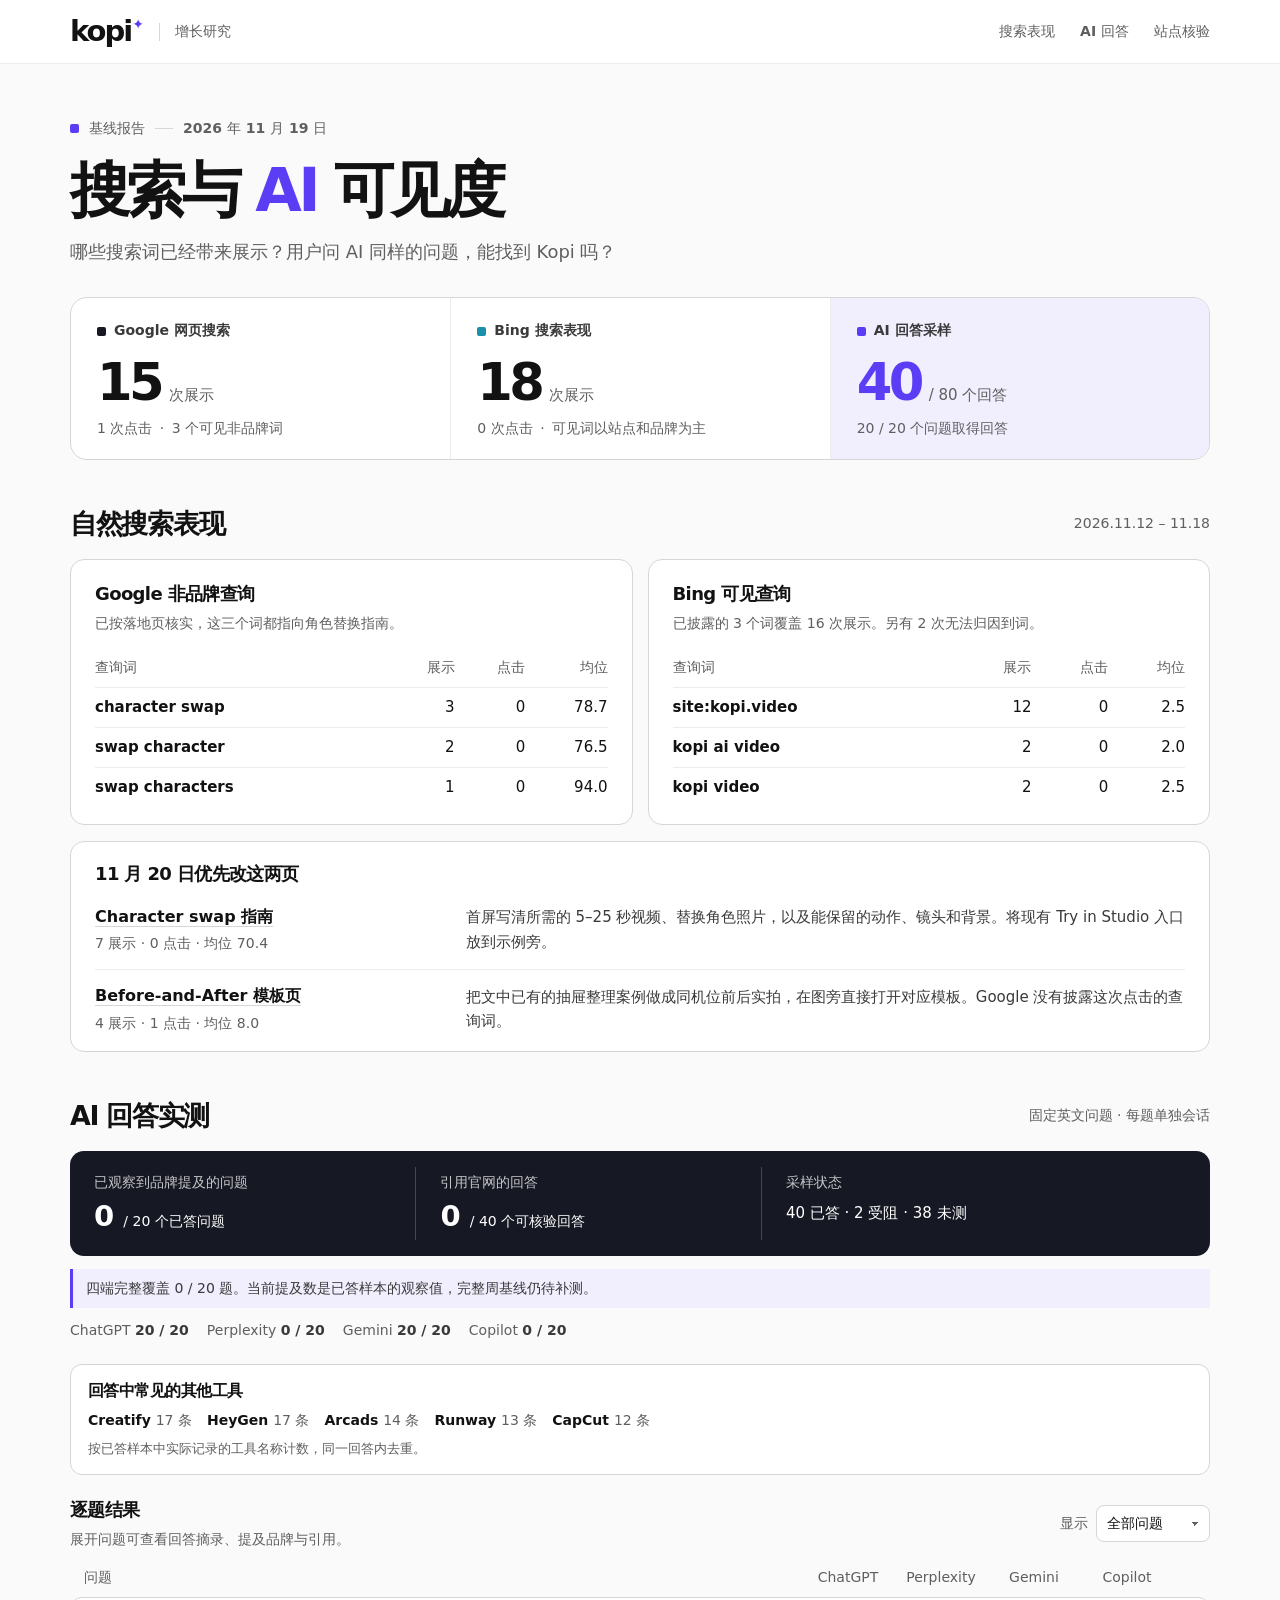
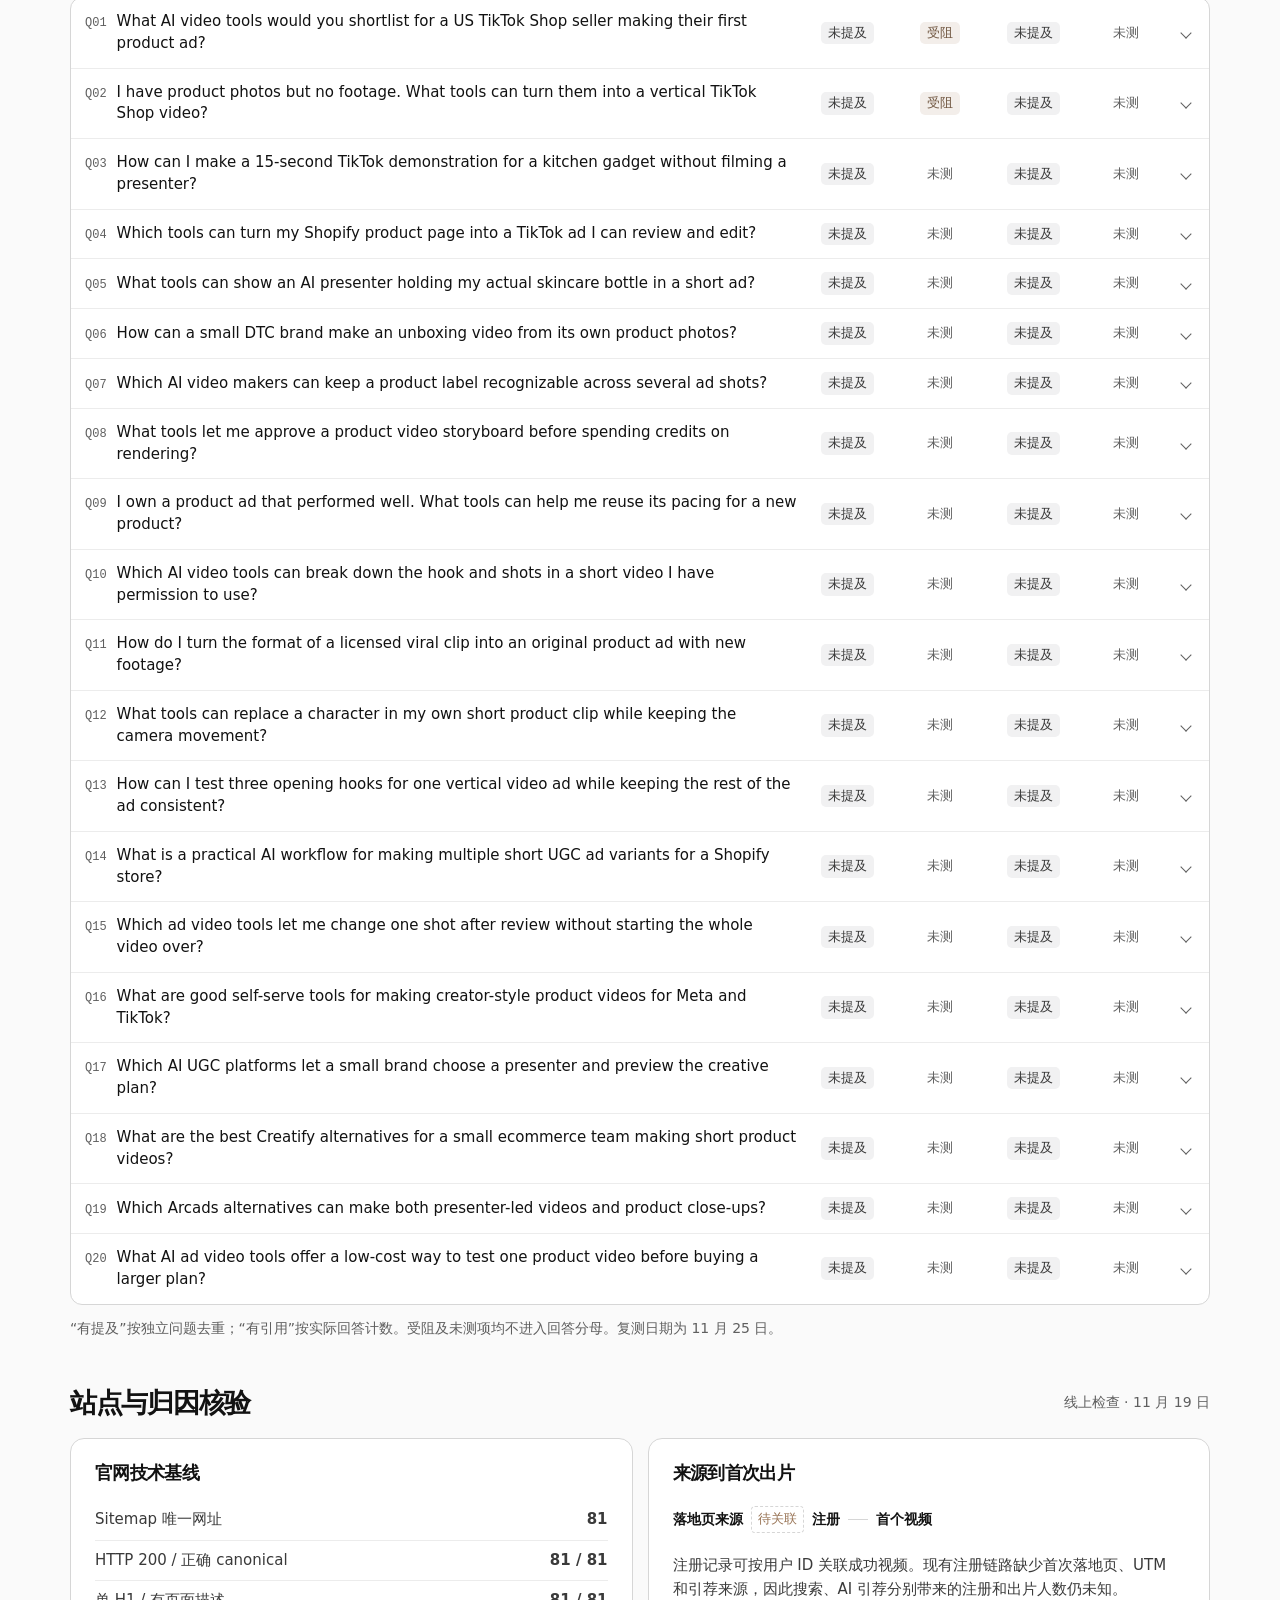
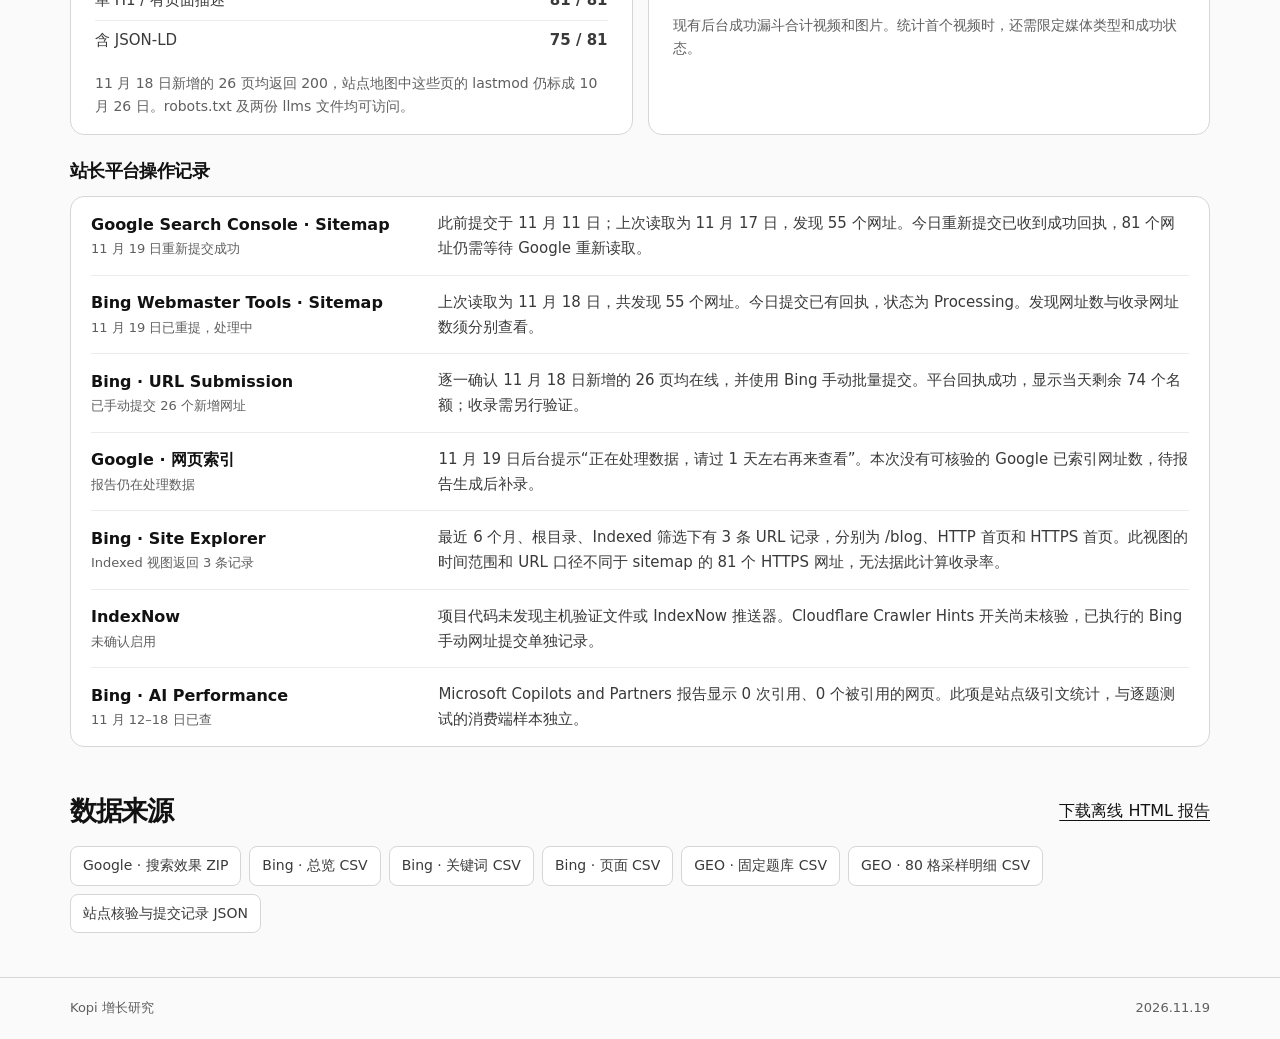
<file: index.html>
<!doctype html>
<html lang="zh-CN">
<head>
  <meta charset="utf-8"><meta name="viewport" content="width=device-width,initial-scale=1">
  <meta name="robots" content="noindex,nofollow"><meta name="theme-color" content="#fafafa">
  <title>Kopi · 搜索与 AI 可见度基线</title>
  <meta name="description" content="2026 年 11 月 19 日 Kopi 内部 SEO 与 GEO 基线。查询词、页面机会、四平台实测、站点与来源核验。">
  <link rel="stylesheet" href="report.css"><script src="report-data.js" defer></script><script src="report.js" defer></script>
</head>
<body>
<a class="skip" href="#main">跳至正文</a>
<header class="masthead"><div class="wrap mast-inner">
  <a class="wordmark" href="#main" aria-label="Kopi，回到页面开头">kopi<span>✦</span></a><span class="divider"></span><span class="brand-sub">增长研究</span>
  <nav aria-label="报告章节"><a href="#search">搜索表现</a><a href="#geo">AI 回答</a><a href="#audit">站点核验</a></nav>
</div></header>
<main id="main" class="wrap">
  <header class="hero"><div class="meta-line"><span class="marker"></span>基线报告<span class="meta-rule"></span><time datetime="2026-11-19">2026 年 11 月 19 日</time></div>
    <h1>搜索与 <span>AI</span> 可见度</h1>
    <p>哪些搜索词已经带来展示？用户问 AI 同样的问题，能找到 Kopi 吗？</p>
  </header>
  <section class="overview" aria-label="基线摘要">
    <div class="summary-card"><div class="card-label"><i class="square google"></i>Google 网页搜索</div><div class="number">15<span>次展示</span></div><div class="card-foot">1 次点击 <span>·</span> 3 个可见非品牌词</div></div>
    <div class="summary-card"><div class="card-label"><i class="square bing"></i>Bing 搜索表现</div><div class="number">18<span>次展示</span></div><div class="card-foot">0 次点击 <span>·</span> 可见词以站点和品牌为主</div></div>
    <div class="summary-card geo-card"><div class="card-label"><i class="square geo-color"></i>AI 回答采样</div><div class="number"><strong id="geo-count">—</strong><span>/ 80 个回答</span></div><div id="geo-foot" class="card-foot">20 个固定问题，4 个平台</div></div>
  </section>
  <section id="search" class="section"><div class="section-head"><h2>自然搜索表现</h2><p>2026.11.12 – 11.18</p></div>
    <div class="search-grid"><article class="panel queries"><h3>Google 非品牌查询</h3><p class="muted">已按落地页核实，这三个词都指向角色替换指南。</p>
      <table><thead><tr><th>查询词</th><th>展示</th><th>点击</th><th>均位</th></tr></thead><tbody>
      <tr><td lang="en">character swap</td><td>3</td><td>0</td><td>78.7</td></tr>
      <tr><td lang="en">swap character</td><td>2</td><td>0</td><td>76.5</td></tr>
      <tr><td lang="en">swap characters</td><td>1</td><td>0</td><td>94.0</td></tr></tbody></table>
    </article><article class="panel queries"><h3>Bing 可见查询</h3><p class="muted">已披露的 3 个词覆盖 16 次展示。另有 2 次无法归因到词。</p>
      <table><thead><tr><th>查询词</th><th>展示</th><th>点击</th><th>均位</th></tr></thead><tbody>
      <tr><td lang="en">site:kopi.video</td><td>12</td><td>0</td><td>2.5</td></tr>
      <tr><td lang="en">kopi ai video</td><td>2</td><td>0</td><td>2.0</td></tr>
      <tr><td lang="en">kopi video</td><td>2</td><td>0</td><td>2.5</td></tr></tbody></table>
    </article></div>
    <div class="priorities"><div class="subhead"><h3>11 月 20 日优先改这两页</h3></div><article class="priority"><div><a href="https://kopi.video/docs/character-swap" target="_blank" rel="noreferrer">Character swap 指南</a><div class="fact">7 展示 · 0 点击 · 均位 70.4</div></div><p>首屏写清所需的 5–25 秒视频、替换角色照片，以及能保留的动作、镜头和背景。将现有 <span lang="en">Try in Studio</span> 入口放到示例旁。</p></article>
    <article class="priority"><div><a href="https://kopi.video/formats/before-after" target="_blank" rel="noreferrer">Before-and-After 模板页</a><div class="fact">4 展示 · 1 点击 · 均位 8.0</div></div><p>把文中已有的抽屉整理案例做成同机位前后实拍，在图旁直接打开对应模板。Google 没有披露这次点击的查询词。</p></article></div>
  </section>
  <section id="geo" class="section"><div class="section-head"><h2>AI 回答实测</h2><p>固定英文问题 · 每题单独会话</p></div>
  <div class="geo-summary"><div><span class="metric-title">已观察到品牌提及的问题</span><div id="mentions" class="metric-value">—</div></div><div><span class="metric-title">引用官网的回答</span><div id="cites" class="metric-value">—</div></div><div><span class="metric-title">采样状态</span><p id="coverage" class="coverage">正在读取记录</p></div></div>
  <p id="frozen-status" class="freeze" aria-live="polite"></p><div id="platform-counts" class="platform-counts" aria-label="各平台已取得的回答数"></div><div id="other-tools" class="other-tools" hidden></div><div class="matrix-head"><div><h3>逐题结果</h3><p class="muted">展开问题可查看回答摘录、提及品牌与引用。</p></div><div class="controls"><label for="view">显示</label><select id="view"><option value="all">全部问题</option><option value="done">有实测回答</option><option value="mention">有品牌提及</option><option value="incomplete">有待补测</option></select></div></div>
  <div class="matrix-labels" aria-hidden="true"><span>问题</span><span>ChatGPT</span><span>Perplexity</span><span>Gemini</span><span>Copilot</span><span></span></div><div id="matrix" aria-live="polite"></div><p class="fine">“有提及”按独立问题去重；“有引用”按实际回答计数。受阻及未测项均不进入回答分母。复测日期为 11 月 25 日。</p></section>
  <section id="audit" class="section"><div class="section-head"><h2>站点与归因核验</h2><p>线上检查 · 11 月 19 日</p></div>
    <div class="audit-grid"><article class="panel"><h3>官网技术基线</h3><dl class="facts"><div><dt>Sitemap 唯一网址</dt><dd>81</dd></div><div><dt>HTTP 200 / 正确 canonical</dt><dd>81 / 81</dd></div><div><dt>单 H1 / 有页面描述</dt><dd>81 / 81</dd></div><div><dt>含 JSON-LD</dt><dd>75 / 81</dd></div></dl>
    <p class="fine">11 月 18 日新增的 26 页均返回 200，站点地图中这些页的 lastmod 仍标成 10 月 26 日。robots.txt 及两份 llms 文件均可访问。</p></article>
    <article class="panel attribution"><h3>来源到首次出片</h3><div class="trace"><span>落地页来源</span><b>待关联</b><span>注册</span><i></i><span>首个视频</span></div><p>注册记录可按用户 ID 关联成功视频。现有注册链路缺少首次落地页、UTM 和引荐来源，因此搜索、AI 引荐分别带来的注册和出片人数仍未知。</p><p class="fine">现有后台成功漏斗合计视频和图片。统计首个视频时，还需限定媒体类型和成功状态。</p></article></div>
    <div class="subhead"><h3>站长平台操作记录</h3></div><div id="actions" class="actions"></div>
  </section>
  <section id="sources" class="section sources"><div class="section-head"><h2>数据来源</h2><a href="kopi-baseline-2026-11-19.html" download="kopi-baseline-2026-11-19.html">下载离线 HTML 报告</a></div><div id="files" class="files"></div></section>
</main><footer><div class="wrap"><span>Kopi 增长研究</span><span>2026.11.19</span></div></footer>
<noscript>启用 JavaScript 可查看逐题测试及原始导出。</noscript>
</body></html>
</file>
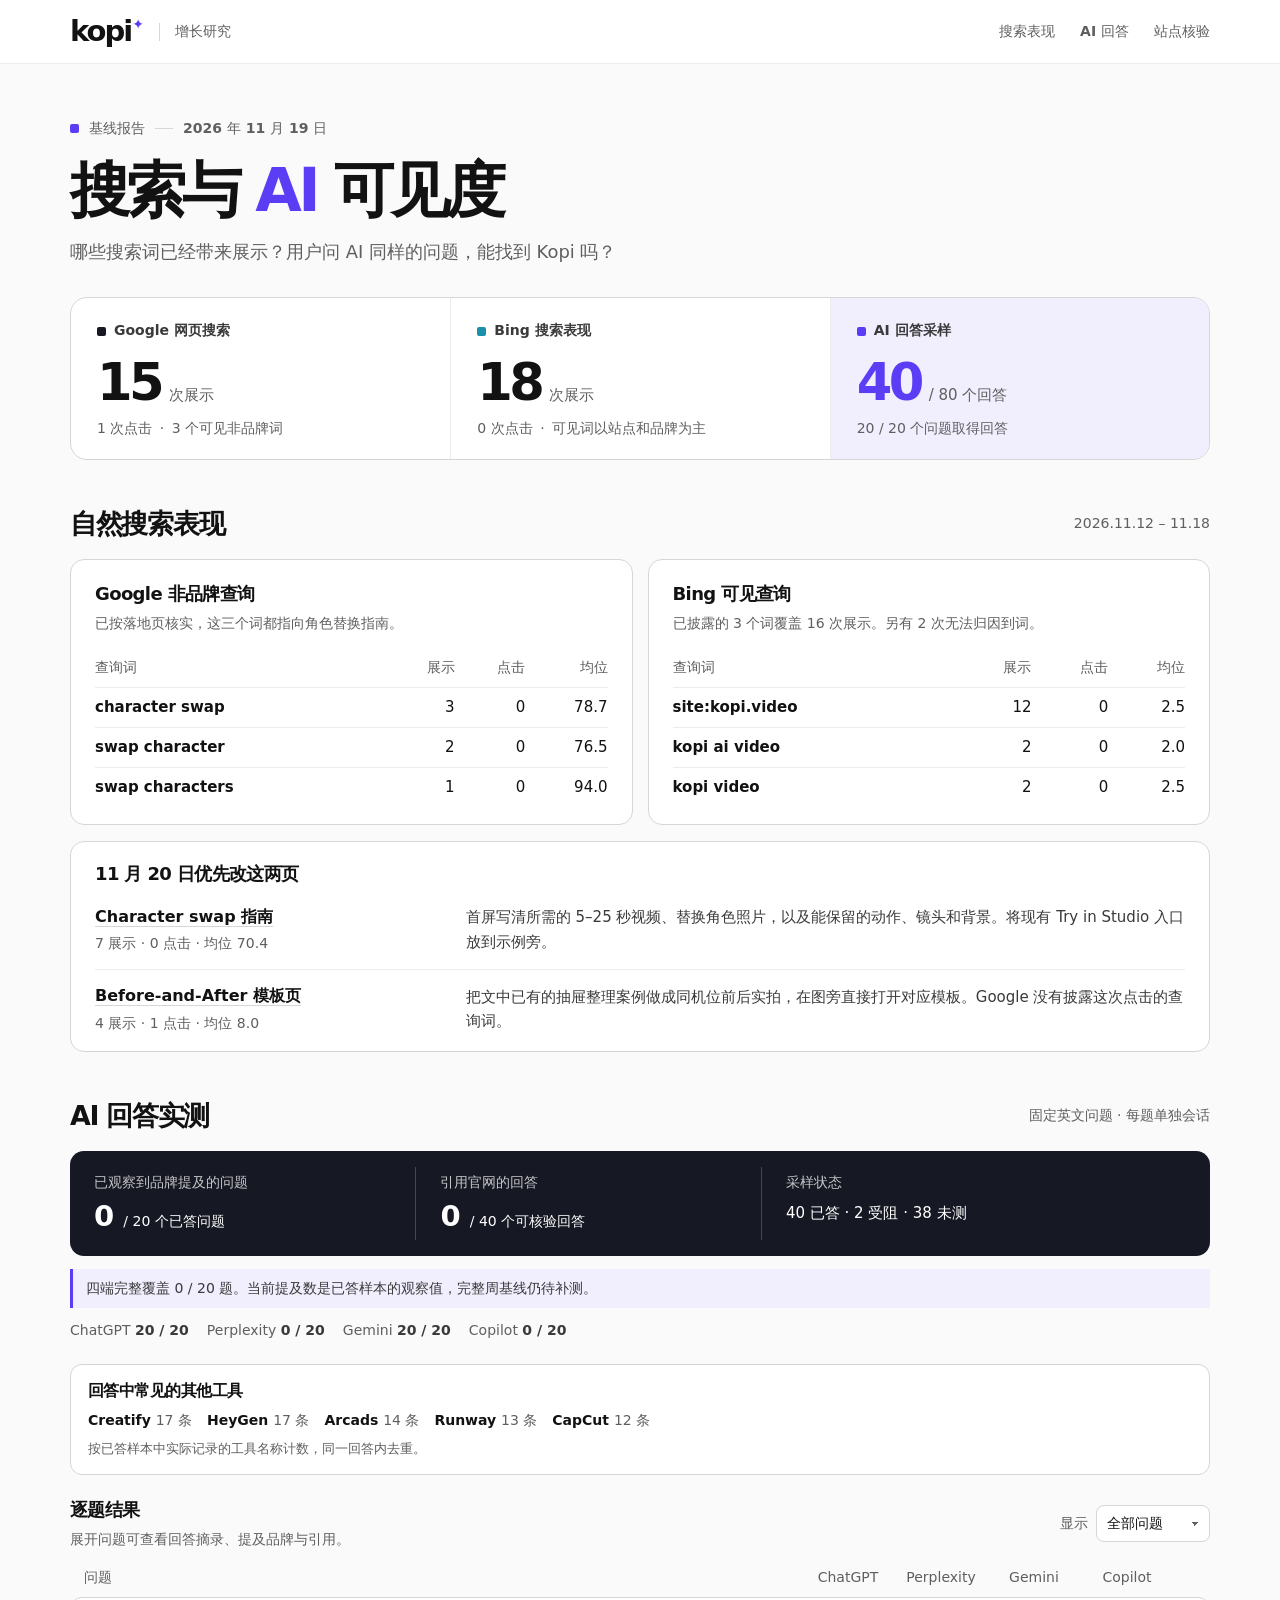
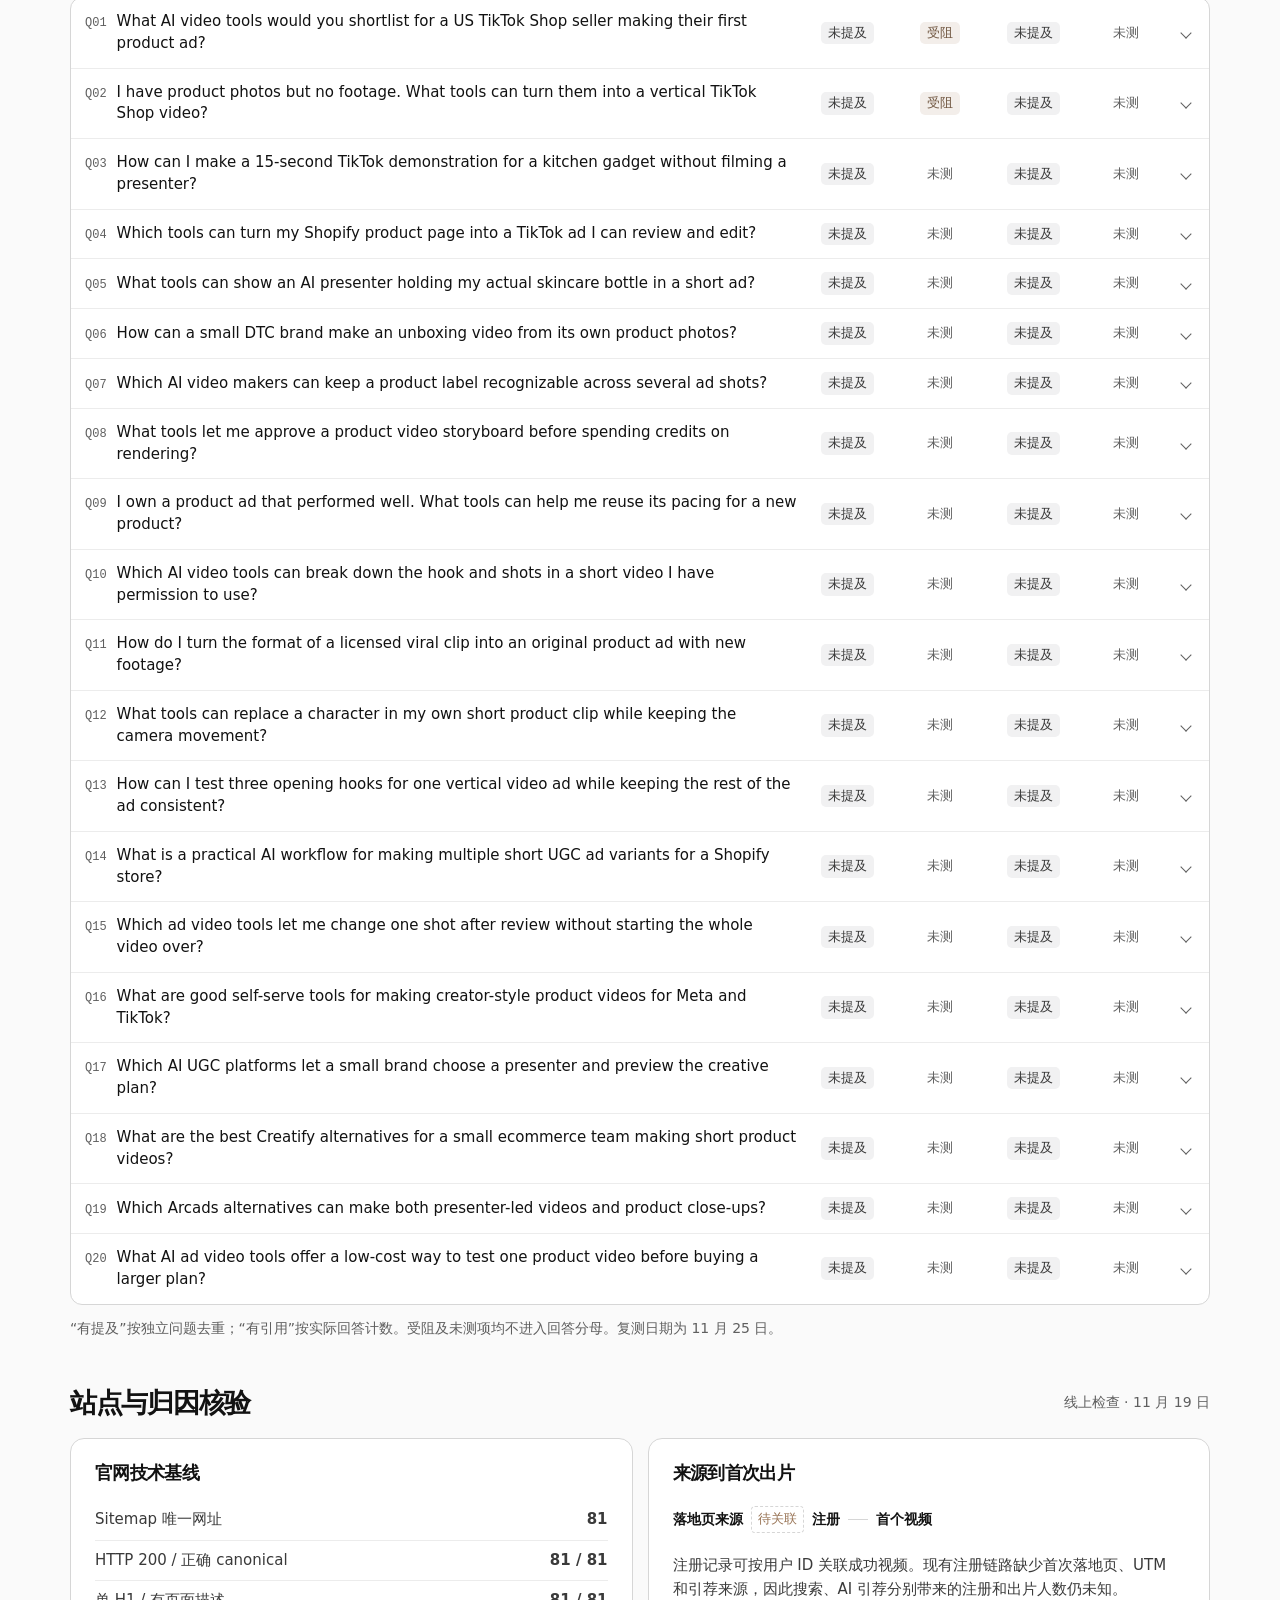
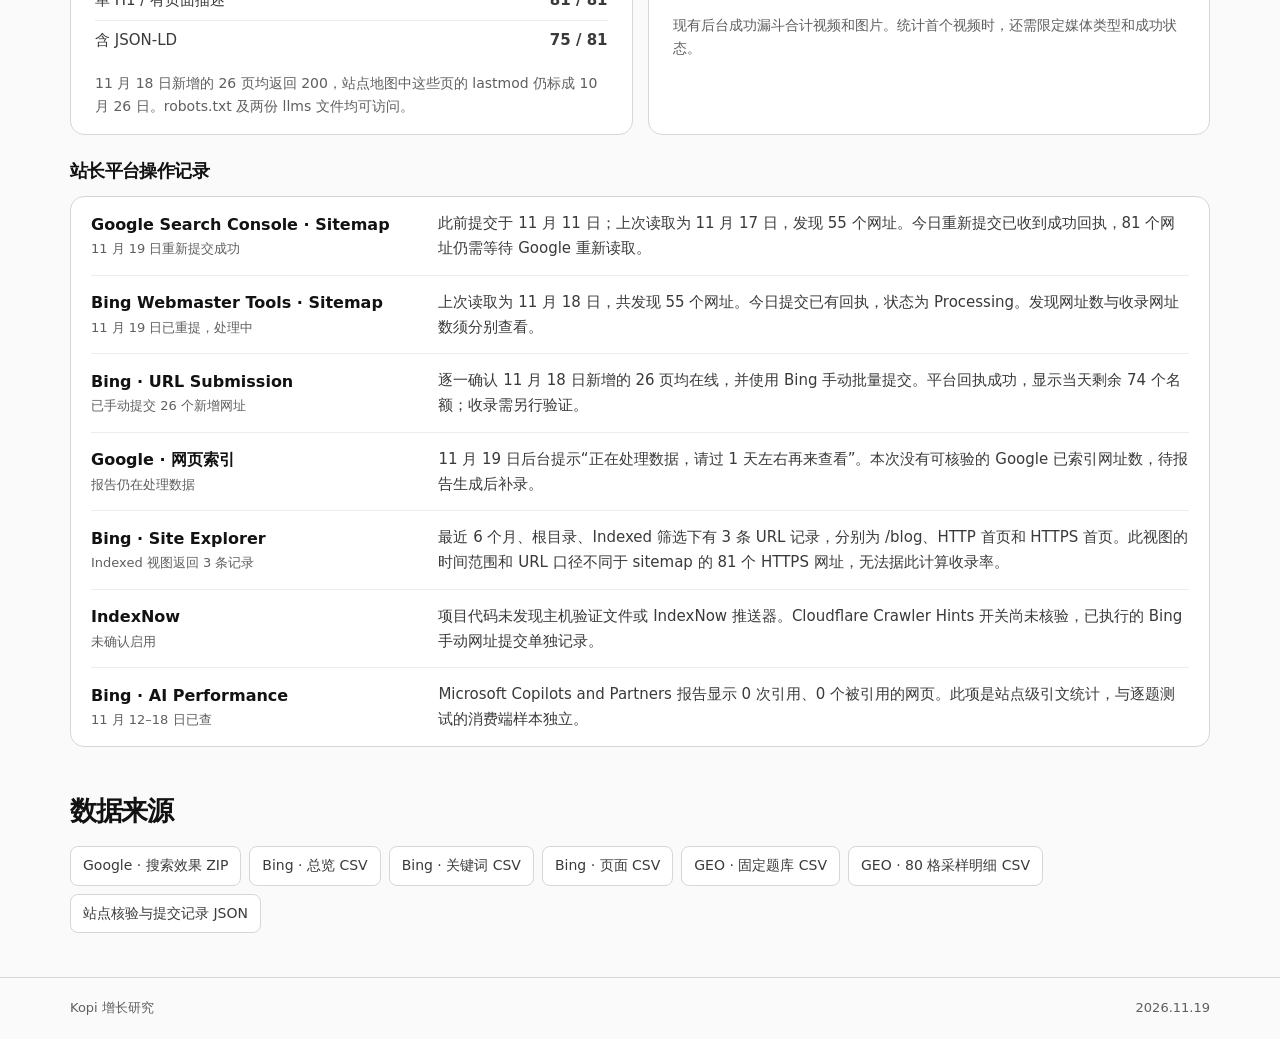
<file: kopi-baseline-2026-11-19.html>
<!doctype html>
<html lang="zh-CN">
<head>
  <meta charset="utf-8"><meta name="viewport" content="width=device-width,initial-scale=1">
  <meta name="robots" content="noindex,nofollow"><meta name="theme-color" content="#fafafa">
  <title>Kopi · 搜索与 AI 可见度基线</title>
  <meta name="description" content="2026 年 11 月 19 日 Kopi 内部 SEO 与 GEO 基线。查询词、页面机会、四平台实测、站点与来源核验。">
  <style>:root{--bg:#fafafa;--surface:#fff;--soft:#f1f1f2;--line:#ececec;--line-strong:#d6d6d6;--fg:#121212;--fg-2:#3a3a3a;--muted:#5f5f5f;--ink:#161823;--accent:#5b3df5;--accent-tint:#f1eefe;--studio-dtc:#21946b;--studio-apps:#1a91a9;--studio-creators:#987354;--font-ui:'Inter',system-ui,-apple-system,'PingFang SC','Microsoft YaHei',sans-serif;--font-mono:ui-monospace,'SFMono-Regular',monospace;color-scheme:light}
*{box-sizing:border-box}html{scroll-behavior:smooth;scroll-padding-top:72px}body{background:var(--bg);color:var(--fg);font-family:var(--font-ui);margin:0;font-size:16px;line-height:1.55;-webkit-font-smoothing:antialiased}a{color:inherit;text-underline-offset:4px}button,select{font:inherit;color:inherit}button,a,summary,select{touch-action:manipulation}:focus-visible{outline:2px solid var(--accent);outline-offset:4px}.skip{position:absolute;left:-999px}.skip:focus{left:12px;top:12px;padding:.5rem;background:var(--surface);z-index:9}.wrap{width:min(1140px,calc(100% - 80px));margin:0 auto}.masthead{height:64px;border-bottom:1px solid var(--line);background:var(--surface)}.mast-inner,.mast-inner nav,footer .wrap,.meta-line,.card-label,.section-head,.matrix-head,.controls{display:flex;align-items:center}.mast-inner{height:100%;gap:15px}.wordmark{text-decoration:none;font-weight:900;font-size:29px;letter-spacing:-2px;line-height:1;font-family:var(--font-ui);position:relative}.wordmark span{font-size:14px;position:relative;color:var(--accent);vertical-align:top;letter-spacing:0;margin-left:1px}.divider{height:18px;width:1px;background:var(--line-strong)}.brand-sub,.mast-inner nav a{font-size:14px;color:var(--muted);font-weight:550}.mast-inner nav{gap:25px;margin-left:auto}.mast-inner nav a{text-decoration:none}.mast-inner nav a:hover,.priority a:hover{color:var(--accent)}.hero{padding:54px 0 31px}.meta-line{gap:10px;color:var(--muted);font-size:14px;font-weight:570}.marker{width:9px;height:9px;background:var(--accent);border-radius:2px}.meta-rule{width:18px;height:1px;background:var(--line-strong)}h1,h2,h3,p{margin:0}h1{font-size:clamp(38px,4.7vw,68px);font-weight:755;letter-spacing:-.065em;line-height:1.16;margin:16px 0 13px}h1 span{color:var(--accent);letter-spacing:-.06em}.hero p{color:var(--muted);font-size:clamp(16px,1.4vw,18px);max-width:710px}.overview{display:grid;grid-template-columns:1fr 1fr 1fr;background:var(--surface);border:1px solid var(--line-strong);border-radius:17px;overflow:hidden}.summary-card{padding:22px 26px 19px}.summary-card+.summary-card{border-left:1px solid var(--line)}.geo-card{background:var(--accent-tint)}.card-label{gap:8px;font-size:14px;font-weight:650;color:var(--fg-2)}.square{width:9px;height:9px;border-radius:2px;display:inline-block}.google{background:var(--ink)}.bing{background:var(--studio-apps)}.geo-color{background:var(--accent)}.number{font-size:clamp(40px,4vw,58px);font-weight:660;line-height:1.12;letter-spacing:-.07em;margin:12px 0 7px;font-variant-numeric:tabular-nums}.number strong{font-weight:inherit}.number span{font-size:15px;letter-spacing:0;color:var(--muted);font-weight:500;margin-left:8px}.geo-card .number{color:var(--accent)}.card-foot,.fine,.fact{font-size:14px;color:var(--muted)}.card-foot span{margin:0 3px}.section{margin:46px 0 0;scroll-margin-top:25px}.section-head,.matrix-head{justify-content:space-between;gap:15px;margin-bottom:17px}.section-head h2{font-size:clamp(24px,2.1vw,31px);letter-spacing:-.048em;line-height:1.35}.section-head p,.muted{color:var(--muted);font-size:14px}.section-head p{font-variant-numeric:tabular-nums}.section h3{font-size:18px;line-height:1.45;letter-spacing:-.035em}.search-grid,.audit-grid{display:grid;grid-template-columns:1fr 1fr;gap:15px}.panel,.priorities,.actions,.geo-summary{background:var(--surface);border:1px solid var(--line-strong);border-radius:14px}.panel{padding:21px 24px 17px}.panel .muted,.matrix-head .muted{margin-top:6px}.queries table{width:100%;border-collapse:collapse;font-variant-numeric:tabular-nums;margin-top:14px}.queries th,.queries td{white-space:nowrap;text-align:right;padding:8px 0 8px 6px}.queries tr+tr,.queries tbody{border-top:1px solid var(--line)}.queries th{font-size:14px;font-weight:520;color:var(--muted)}.queries td{font-size:15px}.queries th:first-child,.queries td:first-child{text-align:left;padding-left:0}.queries td:first-child{font-weight:600}.priorities{margin-top:16px;padding:19px 24px 2px}.subhead{margin:23px 0 12px}.priorities .subhead{margin:0 0 3px}.priority{display:grid;grid-template-columns:32% 1fr;gap:22px;padding:14px 0;align-items:center}.priority+.priority,.action+.action,.facts div+div{border-top:1px solid var(--line)}.priority a{font-weight:680;text-decoration:underline;text-decoration-color:var(--line-strong)}.priority p,.attribution p,.action p{color:var(--fg-2);font-size:15px;line-height:1.65}.fact{margin-top:4px}.geo-summary{display:grid;grid-template-columns:1fr 1fr 1.3fr;background:var(--ink);color:var(--surface);border:0;margin-bottom:23px;padding:16px 0}.geo-summary>div{padding:3px 24px}.geo-summary>div+div{border-left:1px solid color-mix(in srgb,var(--surface) 20%,transparent)}.metric-title{font-size:14px;color:color-mix(in srgb,var(--surface) 75%,transparent)}.metric-value{font-size:29px;font-weight:650;letter-spacing:-.045em;line-height:1.45}.metric-value small{font-size:14px;font-weight:400;letter-spacing:0;margin-left:6px}.coverage{font-size:15px;margin-top:7px}.controls{gap:8px;white-space:nowrap}.controls label{font-size:14px;color:var(--muted)}select{border:1px solid var(--line-strong);border-radius:8px;padding:7px 32px 7px 10px;background-color:var(--surface);cursor:pointer;font-size:14px;appearance:none;background-image:linear-gradient(45deg,transparent 50%,var(--muted) 50%),linear-gradient(135deg,var(--muted) 50%,transparent 50%);background-position:calc(100% - 14px) 52%,calc(100% - 10px) 52%;background-repeat:no-repeat;background-size:4px 4px}.matrix-labels,.q-summary{display:grid;grid-template-columns:minmax(230px,1fr) repeat(4,minmax(70px,86px)) 19px;gap:7px;align-items:center}.matrix-labels{padding:0 14px 8px;color:var(--muted);font-size:14px}.matrix-labels span:nth-child(n+2){text-align:center}#matrix{border:1px solid var(--line-strong);border-radius:12px;background:var(--surface);overflow:hidden}.qrow+.qrow{border-top:1px solid var(--line)}.q-summary{list-style:none;padding:13px 14px;cursor:pointer;min-height:48px}.q-summary::-webkit-details-marker{display:none}.q-summary:hover,.qrow[open] .q-summary{background:var(--accent-tint)}.question{display:flex;gap:10px;align-items:baseline;font-size:15px;line-height:1.45;font-weight:540}.qid{color:var(--muted);font:12px var(--font-mono);flex-shrink:0}.state{justify-self:center;text-align:center;border-radius:5px;font-size:13px;font-weight:570;line-height:1.6;padding:1px 7px;white-space:nowrap}.ok{background:color-mix(in srgb,var(--studio-dtc) 13%,var(--surface));color:color-mix(in srgb,var(--studio-dtc) 58%,var(--fg))}.neutral{color:var(--fg-2);background:var(--soft)}.blocked{color:color-mix(in srgb,var(--studio-creators) 70%,var(--fg));background:color-mix(in srgb,var(--studio-creators) 12%,var(--surface))}.pending{color:var(--muted)}.chev{height:8px;width:8px;border-right:1.5px solid var(--muted);border-bottom:1.5px solid var(--muted);transform:rotate(45deg);justify-self:center}.qrow[open] .chev{transform:rotate(225deg)}.run-grid{display:grid;grid-template-columns:1fr 1fr;gap:10px;padding:14px}.run{padding:14px;border:1px solid var(--line);border-radius:8px;min-width:0}.run header{display:flex;align-items:center;justify-content:space-between;gap:8px}.run header b{font-size:14px}.run>p,.run>.run-links{font-size:14px;margin:7px 0 0;overflow-wrap:anywhere}.run>p{color:var(--muted)}.run>p.quote{color:var(--fg-2)}.run-links{display:flex;flex-wrap:wrap;gap:5px 12px}.run-links a{color:var(--accent)}.empty{padding:20px;color:var(--muted)}.fine{margin-top:12px;line-height:1.6}.facts{margin:14px 0 0}.facts div{display:flex;justify-content:space-between;gap:10px;padding:8px 0;color:var(--fg-2);font-size:15px}.facts dd{margin:0;font-weight:650;font-variant-numeric:tabular-nums}.attribution p{margin:12px 0 0}.attribution p.fine{font-size:14px;color:var(--muted)}.trace{display:flex;align-items:center;gap:8px;margin:20px 0;font-size:14px;font-weight:600}.trace b{font-weight:500;font-size:13px;color:var(--studio-creators);padding:2px 6px;border:1px dashed var(--line-strong);border-radius:4px}.trace i{width:20px;height:1px;background:var(--line-strong)}.actions{padding:0 20px}.action{display:grid;grid-template-columns:minmax(185px,30%) 1fr;align-items:center;gap:18px;padding:14px 0}.action-name{font-weight:620}.action-name small{display:block;color:var(--muted);font-size:13px;font-weight:520;margin-top:2px}.files{display:flex;flex-wrap:wrap;gap:8px}.file-link{color:var(--fg-2);background:var(--surface);border:1px solid var(--line-strong);border-radius:8px;padding:8px 12px;text-decoration:none;font-size:14px}.file-link:hover{color:var(--accent);border-color:var(--accent)}footer{color:var(--muted);font-size:13px;border-top:1px solid var(--line-strong);margin-top:44px}footer .wrap{justify-content:space-between;padding:20px 0}.platform-mobile{display:none}
@media(max-width:900px){.wrap{width:calc(100% - 44px)}.summary-card{padding:19px 16px}.search-grid,.audit-grid{gap:10px}.panel,.priorities{padding-left:17px;padding-right:17px}.matrix-labels,.q-summary{grid-template-columns:minmax(210px,1fr) repeat(4,69px) 12px;gap:4px}.geo-summary>div{padding:3px 16px}.question{gap:6px}}
@media(max-width:660px){.wrap{width:calc(100% - 32px)}.masthead{height:54px}.mast-inner{gap:9px}.mast-inner nav{gap:12px}.mast-inner nav a,.brand-sub{font-size:13px}.wordmark{font-size:25px}.hero{padding:33px 0 22px}.hero p{line-height:1.65}.overview{grid-template-columns:1fr 1fr;border-radius:12px}.summary-card{padding:15px 12px 13px}.summary-card.geo-card{grid-column:1/-1;border-left:0;border-top:1px solid var(--line);display:grid;grid-template-columns:1fr 1fr;column-gap:4px}.geo-card .number{grid-column:2;grid-row:1/3;text-align:right;align-self:center;margin:0}.number{font-size:37px;margin:8px 0 6px}.number span{font-size:13px;margin-left:5px}.card-foot{font-size:13px}.geo-card .card-foot{margin-top:4px}.card-label{font-size:14px;gap:6px}.section{margin-top:33px}.section-head{align-items:baseline;gap:8px}.section-head p{font-size:13px;text-align:right}.search-grid,.audit-grid{grid-template-columns:1fr;gap:12px}.panel{padding:17px 15px 13px}.priority,.action{grid-template-columns:1fr;gap:6px}.priority{padding:14px 0}.priorities{padding:16px 14px 2px}.geo-summary{grid-template-columns:1fr 1fr;padding:11px 0}.geo-summary>div{padding:3px 13px}.geo-summary>div:last-child{grid-column:1/-1;border-left:0;border-top:1px solid color-mix(in srgb,var(--surface) 20%,transparent);margin:7px 13px 0;padding:8px 0 1px;display:flex;align-items:center;gap:10px}.coverage{margin:0;font-size:14px}.metric-title{font-size:13px}.matrix-head{align-items:flex-start}.controls label{display:none}.matrix-labels{display:none}.q-summary{grid-template-columns:repeat(4,minmax(0,1fr)) 12px;gap:8px 3px;padding:13px 10px}.question{grid-row:1;grid-column:1/5;font-size:15px}.q-summary>.state{grid-row:2;justify-self:start;font-size:12px;padding:1px 4px;text-align:left}.platform-mobile{display:block;font-size:11px}.q-summary>.chev{grid-row:1/3;grid-column:5}.run-grid{grid-template-columns:1fr;padding:10px}.action{padding:12px 0}.actions{padding:0 14px}.section h3{font-size:17px}.fine{font-size:13px}}
@media(max-width:370px){.brand-sub,.divider{display:none}.overview .card-foot{font-size:12px}.section-head{flex-wrap:wrap}.matrix-head{flex-wrap:wrap}}
@media(prefers-reduced-motion:reduce){html{scroll-behavior:auto}}

.freeze{background:var(--accent-tint);color:var(--fg-2);border-left:3px solid var(--accent);padding:9px 13px;font-size:14px;margin:-10px 0 12px}.platform-counts{display:flex;gap:8px 18px;flex-wrap:wrap;margin-bottom:22px;font-size:14px;color:var(--muted)}.platform-counts b{color:var(--fg-2);font-variant-numeric:tabular-nums}

.other-tools{border:1px solid var(--line-strong);border-radius:12px;background:var(--surface);padding:14px 17px;margin:0 0 22px}.other-tools h3{font-size:16px}.tool-list{display:flex;flex-wrap:wrap;gap:7px 15px;margin-top:8px}.tool-list span{font-size:14px;font-weight:560}.tool-list b{font-weight:500;color:var(--muted)}.other-tools .fine{margin-top:7px;font-size:13px}
</style>
</head>
<body>
<a class="skip" href="#main">跳至正文</a>
<header class="masthead"><div class="wrap mast-inner">
  <a class="wordmark" href="#main" aria-label="Kopi，回到页面开头">kopi<span>✦</span></a><span class="divider"></span><span class="brand-sub">增长研究</span>
  <nav aria-label="报告章节"><a href="#search">搜索表现</a><a href="#geo">AI 回答</a><a href="#audit">站点核验</a></nav>
</div></header>
<main id="main" class="wrap">
  <header class="hero"><div class="meta-line"><span class="marker"></span>基线报告<span class="meta-rule"></span><time datetime="2026-11-19">2026 年 11 月 19 日</time></div>
    <h1>搜索与 <span>AI</span> 可见度</h1>
    <p>哪些搜索词已经带来展示？用户问 AI 同样的问题，能找到 Kopi 吗？</p>
  </header>
  <section class="overview" aria-label="基线摘要">
    <div class="summary-card"><div class="card-label"><i class="square google"></i>Google 网页搜索</div><div class="number">15<span>次展示</span></div><div class="card-foot">1 次点击 <span>·</span> 3 个可见非品牌词</div></div>
    <div class="summary-card"><div class="card-label"><i class="square bing"></i>Bing 搜索表现</div><div class="number">18<span>次展示</span></div><div class="card-foot">0 次点击 <span>·</span> 可见词以站点和品牌为主</div></div>
    <div class="summary-card geo-card"><div class="card-label"><i class="square geo-color"></i>AI 回答采样</div><div class="number"><strong id="geo-count">—</strong><span>/ 80 个回答</span></div><div id="geo-foot" class="card-foot">20 个固定问题，4 个平台</div></div>
  </section>
  <section id="search" class="section"><div class="section-head"><h2>自然搜索表现</h2><p>2026.11.12 – 11.18</p></div>
    <div class="search-grid"><article class="panel queries"><h3>Google 非品牌查询</h3><p class="muted">已按落地页核实，这三个词都指向角色替换指南。</p>
      <table><thead><tr><th>查询词</th><th>展示</th><th>点击</th><th>均位</th></tr></thead><tbody>
      <tr><td lang="en">character swap</td><td>3</td><td>0</td><td>78.7</td></tr>
      <tr><td lang="en">swap character</td><td>2</td><td>0</td><td>76.5</td></tr>
      <tr><td lang="en">swap characters</td><td>1</td><td>0</td><td>94.0</td></tr></tbody></table>
    </article><article class="panel queries"><h3>Bing 可见查询</h3><p class="muted">已披露的 3 个词覆盖 16 次展示。另有 2 次无法归因到词。</p>
      <table><thead><tr><th>查询词</th><th>展示</th><th>点击</th><th>均位</th></tr></thead><tbody>
      <tr><td lang="en">site:kopi.video</td><td>12</td><td>0</td><td>2.5</td></tr>
      <tr><td lang="en">kopi ai video</td><td>2</td><td>0</td><td>2.0</td></tr>
      <tr><td lang="en">kopi video</td><td>2</td><td>0</td><td>2.5</td></tr></tbody></table>
    </article></div>
    <div class="priorities"><div class="subhead"><h3>11 月 20 日优先改这两页</h3></div><article class="priority"><div><a href="https://kopi.video/docs/character-swap" target="_blank" rel="noreferrer">Character swap 指南</a><div class="fact">7 展示 · 0 点击 · 均位 70.4</div></div><p>首屏写清所需的 5–25 秒视频、替换角色照片，以及能保留的动作、镜头和背景。将现有 <span lang="en">Try in Studio</span> 入口放到示例旁。</p></article>
    <article class="priority"><div><a href="https://kopi.video/formats/before-after" target="_blank" rel="noreferrer">Before-and-After 模板页</a><div class="fact">4 展示 · 1 点击 · 均位 8.0</div></div><p>把文中已有的抽屉整理案例做成同机位前后实拍，在图旁直接打开对应模板。Google 没有披露这次点击的查询词。</p></article></div>
  </section>
  <section id="geo" class="section"><div class="section-head"><h2>AI 回答实测</h2><p>固定英文问题 · 每题单独会话</p></div>
  <div class="geo-summary"><div><span class="metric-title">已观察到品牌提及的问题</span><div id="mentions" class="metric-value">—</div></div><div><span class="metric-title">引用官网的回答</span><div id="cites" class="metric-value">—</div></div><div><span class="metric-title">采样状态</span><p id="coverage" class="coverage">正在读取记录</p></div></div>
  <p id="frozen-status" class="freeze" aria-live="polite"></p><div id="platform-counts" class="platform-counts" aria-label="各平台已取得的回答数"></div><div id="other-tools" class="other-tools" hidden></div><div class="matrix-head"><div><h3>逐题结果</h3><p class="muted">展开问题可查看回答摘录、提及品牌与引用。</p></div><div class="controls"><label for="view">显示</label><select id="view"><option value="all">全部问题</option><option value="done">有实测回答</option><option value="mention">有品牌提及</option><option value="incomplete">有待补测</option></select></div></div>
  <div class="matrix-labels" aria-hidden="true"><span>问题</span><span>ChatGPT</span><span>Perplexity</span><span>Gemini</span><span>Copilot</span><span></span></div><div id="matrix" aria-live="polite"></div><p class="fine">“有提及”按独立问题去重；“有引用”按实际回答计数。受阻及未测项均不进入回答分母。复测日期为 11 月 25 日。</p></section>
  <section id="audit" class="section"><div class="section-head"><h2>站点与归因核验</h2><p>线上检查 · 11 月 19 日</p></div>
    <div class="audit-grid"><article class="panel"><h3>官网技术基线</h3><dl class="facts"><div><dt>Sitemap 唯一网址</dt><dd>81</dd></div><div><dt>HTTP 200 / 正确 canonical</dt><dd>81 / 81</dd></div><div><dt>单 H1 / 有页面描述</dt><dd>81 / 81</dd></div><div><dt>含 JSON-LD</dt><dd>75 / 81</dd></div></dl>
    <p class="fine">11 月 18 日新增的 26 页均返回 200，站点地图中这些页的 lastmod 仍标成 10 月 26 日。robots.txt 及两份 llms 文件均可访问。</p></article>
    <article class="panel attribution"><h3>来源到首次出片</h3><div class="trace"><span>落地页来源</span><b>待关联</b><span>注册</span><i></i><span>首个视频</span></div><p>注册记录可按用户 ID 关联成功视频。现有注册链路缺少首次落地页、UTM 和引荐来源，因此搜索、AI 引荐分别带来的注册和出片人数仍未知。</p><p class="fine">现有后台成功漏斗合计视频和图片。统计首个视频时，还需限定媒体类型和成功状态。</p></article></div>
    <div class="subhead"><h3>站长平台操作记录</h3></div><div id="actions" class="actions"></div>
  </section>
  <section id="sources" class="section sources"><div class="section-head"><h2>数据来源</h2></div><div id="files" class="files"></div></section>
</main><footer><div class="wrap"><span>Kopi 增长研究</span><span>2026.11.19</span></div></footer>
<noscript>启用 JavaScript 可查看逐题测试及原始导出。</noscript>
<script>window.BASELINE={"date":"2026-11-19","geo":[{"id":"Q01","category":"TikTok Shop","question":"What AI video tools would you shortlist for a US TikTok Shop seller making their first product ad?","runs":[{"platform":"ChatGPT","status":"done","attempted":true,"processing":false,"mention":false,"citation":false,"excerpt":"I’d shortlist TikTok Symphony Creative Studio, Pippit, Creatify, and HeyGen—and start with Symphony plus real product footage.","url":"","note":"Chrome 已登录 ChatGPT 网页，临时新会话，模型菜单 Pro，自动网页搜索（界面耗时 3 分 19 秒）。完整回答以英语返回。核对正文和官方“复制”导出的回答中全部 7 个引文 URL，无 kopi.video。临时会话无公开分享链接。","competitors":["TikTok Symphony Creative Studio","Pippit","Creatify","HeyGen"],"sources":[],"citationLinks":["https://ads.tiktok.com/resources/help/article/how-to-edit-videos-with-symphony-creative-studio","https://www.pippit.ai/tools/video-agent","https://creatify.ai/features/url-to-video","https://www.heygen.com/pricing","https://seller-us.tiktok.com/university/essay?knowledge_id=491489038501663","https://ads.tiktok.com/resources/help/article/add-disclaimers-to-ads","https://ads.tiktok.com/resources/help/article/commercial-music-library"],"observedAt":""},{"platform":"Perplexity","status":"blocked","attempted":true,"processing":false,"mention":null,"citation":null,"excerpt":"","url":"https://www.perplexity.ai/session/a22e2128-2a0f-4d09-bf21-ea169bed631c","note":"官方网页搜索模式已运行，完整回复为 Sign up and repeat your request. 未返回实质答案。","competitors":[],"sources":[],"citationLinks":[],"observedAt":""},{"platform":"Gemini","status":"done","attempted":true,"processing":false,"mention":false,"citation":false,"excerpt":"The best AI video tools for a seller building their first ad are categorized below by their strengths.","url":"https://gemini.google.com/app/cd16c058d26370c4","note":"","competitors":["Creatify","Arcads","HeyGen","Pippit","CapCut"],"sources":["Reddit","Arcads","HeyGen"],"citationLinks":[],"observedAt":"2026-11-19T04:30:14.880Z"},{"platform":"Copilot","status":"untested","attempted":false,"processing":false,"mention":null,"citation":null,"excerpt":"","url":"","note":"等待已登录的 Microsoft Copilot 消费端","competitors":[],"sources":[],"citationLinks":[],"observedAt":""}]},{"id":"Q02","category":"TikTok Shop","question":"I have product photos but no footage. What tools can turn them into a vertical TikTok Shop video?","runs":[{"platform":"ChatGPT","status":"done","attempted":true,"processing":false,"mention":false,"citation":false,"excerpt":"从现有商品照片生成 TikTok Shop 视频，比较了照片转视频的工具。","url":"https://chatgpt.com/uc/6afe7ec0-a31c-83ea-a2d9-a2900a19d9d2","note":"中文摘要。无登录网页会话，回答链接可能只在原设备可回看。","competitors":["Pippit","Creatify","Arcads","TopView","Kling"],"sources":[],"citationLinks":[],"observedAt":""},{"platform":"Perplexity","status":"blocked","attempted":true,"processing":false,"mention":null,"citation":null,"excerpt":"","url":"https://www.perplexity.ai/session/d06cab4f-3080-4197-9bec-22d37c8857e1","note":"使用首页正常搜索框重新测试，官方网页跳转登录以继续使用 Perplexity，未返回实质答案。","competitors":[],"sources":[],"citationLinks":[],"observedAt":""},{"platform":"Gemini","status":"done","attempted":true,"processing":false,"mention":false,"citation":false,"excerpt":"Turning product photos into vertical 9:16 videos for TikTok Shop without raw footage is entirely doable","url":"https://gemini.google.com/app/2a97b1da9c9b2138","note":"","competitors":["TikTok Seller Center","Creatify","HeyGen","Pippit","CapCut","Higgsfield","Kling","Runway"],"sources":["LayerProof","TikTok Shop Seller Center","HeyGen","Higgsfield AI"],"citationLinks":[],"observedAt":"2026-11-19T04:36:34.632211+00:00"},{"platform":"Copilot","status":"untested","attempted":false,"processing":false,"mention":null,"citation":null,"excerpt":"","url":"","note":"等待已登录的 Microsoft Copilot 消费端","competitors":[],"sources":[],"citationLinks":[],"observedAt":""}]},{"id":"Q03","category":"TikTok Shop","question":"How can I make a 15-second TikTok demonstration for a kitchen gadget without filming a presenter?","runs":[{"platform":"ChatGPT","status":"done","attempted":true,"processing":false,"mention":false,"citation":false,"excerpt":"建议用产品特写和手部镜头来做无主持人的厨具演示。","url":"https://chatgpt.com/uc/6afe7ec1-aae4-83ea-92d0-04795a9dd64e","note":"中文摘要。无登录网页会话，回答链接可能只在原设备可回看。","competitors":["CapCut"],"sources":[],"citationLinks":[],"observedAt":""},{"platform":"Perplexity","status":"untested","attempted":false,"processing":false,"mention":null,"citation":null,"excerpt":"","url":"","note":"本轮尚无可核验的回答记录。","competitors":[],"sources":[],"citationLinks":[],"observedAt":""},{"platform":"Gemini","status":"done","attempted":true,"processing":false,"mention":false,"citation":false,"excerpt":"Creating a high-converting 15-second TikTok without a presenter comes down to POV framing, immediate movement, and tactile sound audio","url":"https://gemini.google.com/app/f5bff579d1a24c02","note":"","competitors":[],"sources":["Jogg AI","Blitzcut","TikTok Shop - ugc.live"],"citationLinks":[],"observedAt":"2026-11-19T04:41:53.729168+00:00"},{"platform":"Copilot","status":"untested","attempted":false,"processing":false,"mention":null,"citation":null,"excerpt":"","url":"","note":"等待已登录的 Microsoft Copilot 消费端","competitors":[],"sources":[],"citationLinks":[],"observedAt":""}]},{"id":"Q04","category":"TikTok Shop","question":"Which tools can turn my Shopify product page into a TikTok ad I can review and edit?","runs":[{"platform":"ChatGPT","status":"done","attempted":true,"processing":false,"mention":false,"citation":false,"excerpt":"讨论从 Shopify 商品网址提取图片和信息、生成可编辑广告的工具。","url":"https://chatgpt.com/uc/6afe7ec2-b21c-83ea-99e1-481b3259516d","note":"中文摘要。无登录网页会话，回答链接可能只在原设备可回看。","competitors":["Creatify","Pippit","TopView","InVideo"],"sources":[],"citationLinks":[],"observedAt":""},{"platform":"Perplexity","status":"untested","attempted":false,"processing":false,"mention":null,"citation":null,"excerpt":"","url":"","note":"本轮尚无可核验的回答记录。","competitors":[],"sources":[],"citationLinks":[],"observedAt":""},{"platform":"Gemini","status":"done","attempted":true,"processing":false,"mention":false,"citation":false,"excerpt":"Several dedicated AI video generation platforms and Shopify ecosystem tools allow you to paste a product link or sync your catalog","url":"https://gemini.google.com/app/1502b0dea9e8a97c","note":"","competitors":["CapCut"],"sources":["Shhots AI","Zeely AI","TikTok Ads"],"citationLinks":[],"observedAt":"2026-11-19T04:43:26.822563+00:00"},{"platform":"Copilot","status":"untested","attempted":false,"processing":false,"mention":null,"citation":null,"excerpt":"","url":"","note":"等待已登录的 Microsoft Copilot 消费端","competitors":[],"sources":[],"citationLinks":[],"observedAt":""}]},{"id":"Q05","category":"商品演示","question":"What tools can show an AI presenter holding my actual skincare bottle in a short ad?","runs":[{"platform":"ChatGPT","status":"done","attempted":true,"processing":false,"mention":false,"citation":false,"excerpt":"列举了能制作 AI 演员手持护肤品短广告的工具。","url":"https://chatgpt.com/uc/6afe7edb-1c88-83ea-92ed-35d75853fd08","note":"中文摘要。无登录网页会话，回答链接可能只在原设备可回看。","competitors":["HeyGen","Creatify","Arcads","Pippit"],"sources":[],"citationLinks":[],"observedAt":""},{"platform":"Perplexity","status":"untested","attempted":false,"processing":false,"mention":null,"citation":null,"excerpt":"","url":"","note":"本轮尚无可核验的回答记录。","competitors":[],"sources":[],"citationLinks":[],"observedAt":""},{"platform":"Gemini","status":"done","attempted":true,"processing":false,"mention":false,"citation":false,"excerpt":"Several AI video generation platforms now feature specialized product-placement tools designed specifically to map a real-world object","url":"https://gemini.google.com/app/a6cb0f3faf67d306","note":"","competitors":["HeyGen","Topview","InVideo","Kling","Runway"],"sources":["YouTube","HeyGen","PicCopilot","invideo AI"],"citationLinks":[],"observedAt":"2026-11-19T04:43:26.822726+00:00"},{"platform":"Copilot","status":"untested","attempted":false,"processing":false,"mention":null,"citation":null,"excerpt":"","url":"","note":"等待已登录的 Microsoft Copilot 消费端","competitors":[],"sources":[],"citationLinks":[],"observedAt":""}]},{"id":"Q06","category":"商品演示","question":"How can a small DTC brand make an unboxing video from its own product photos?","runs":[{"platform":"ChatGPT","status":"done","attempted":true,"processing":false,"mention":false,"citation":false,"excerpt":"从现有商品照片入手，设计小品牌的开箱素材。","url":"https://chatgpt.com/uc/6afe7edc-4b7c-83ea-972f-30bed1d1939e","note":"中文摘要。无登录网页会话，回答链接可能只在原设备可回看。","competitors":["Kling","Runway","Canva","CapCut"],"sources":[],"citationLinks":[],"observedAt":""},{"platform":"Perplexity","status":"untested","attempted":false,"processing":false,"mention":null,"citation":null,"excerpt":"","url":"","note":"本轮尚无可核验的回答记录。","competitors":[],"sources":[],"citationLinks":[],"observedAt":""},{"platform":"Gemini","status":"done","attempted":true,"processing":false,"mention":false,"citation":false,"excerpt":"Creating a compelling unboxing video from static product photos might sound impossible","url":"https://gemini.google.com/app/84a936bb81391fd3","note":"","competitors":["CapCut","Canva","Runway","Luma","Pika"],"sources":[],"citationLinks":[],"observedAt":"2026-11-19T04:43:26.822728+00:00"},{"platform":"Copilot","status":"untested","attempted":false,"processing":false,"mention":null,"citation":null,"excerpt":"","url":"","note":"等待已登录的 Microsoft Copilot 消费端","competitors":[],"sources":[],"citationLinks":[],"observedAt":""}]},{"id":"Q07","category":"商品演示","question":"Which AI video makers can keep a product label recognizable across several ad shots?","runs":[{"platform":"ChatGPT","status":"done","attempted":true,"processing":false,"mention":false,"citation":false,"excerpt":"回答围绕瓶身、纸盒和标签的跨镜头一致性选工具。","url":"https://chatgpt.com/uc/6afe7edd-39f4-83ea-a6df-221f4f13bda0","note":"中文摘要。无登录网页会话，回答链接可能只在原设备可回看。","competitors":["Kling","Runway"],"sources":[],"citationLinks":[],"observedAt":""},{"platform":"Perplexity","status":"untested","attempted":false,"processing":false,"mention":null,"citation":null,"excerpt":"","url":"","note":"本轮尚无可核验的回答记录。","competitors":[],"sources":[],"citationLinks":[],"observedAt":""},{"platform":"Gemini","status":"done","attempted":true,"processing":false,"mention":false,"citation":false,"excerpt":"Maintaining exact product packaging and label legibility across generated video clips is one of the hardest tasks","url":"https://gemini.google.com/app/0255dce72ccf6e21","note":"","competitors":["Higgsfield","Luma","Runway","Kling","Magic Hour"],"sources":["DomoAI","Higgsfield AI","Luma AI","Magic Hour"],"citationLinks":[],"observedAt":"2026-11-19T04:45:48.749067+00:00"},{"platform":"Copilot","status":"untested","attempted":false,"processing":false,"mention":null,"citation":null,"excerpt":"","url":"","note":"等待已登录的 Microsoft Copilot 消费端","competitors":[],"sources":[],"citationLinks":[],"observedAt":""}]},{"id":"Q08","category":"商品演示","question":"What tools let me approve a product video storyboard before spending credits on rendering?","runs":[{"platform":"ChatGPT","status":"done","attempted":true,"processing":false,"mention":false,"citation":false,"excerpt":"讨论完整渲染扣费前如何先审产品视频分镜。","url":"https://chatgpt.com/uc/6afe7ede-44f4-83ea-865d-596493268bbc","note":"中文摘要。无登录网页会话，回答链接可能只在原设备可回看。","competitors":[],"sources":[],"citationLinks":[],"observedAt":""},{"platform":"Perplexity","status":"untested","attempted":false,"processing":false,"mention":null,"citation":null,"excerpt":"","url":"","note":"本轮尚无可核验的回答记录。","competitors":[],"sources":[],"citationLinks":[],"observedAt":""},{"platform":"Gemini","status":"done","attempted":true,"processing":false,"mention":false,"citation":false,"excerpt":"To save expensive video generation credits, you want tools that decouple pre-visualization","url":"https://gemini.google.com/app/4a5fe9f7390c22c7","note":"","competitors":["Higgsfield"],"sources":["storyboardai.studio","Designs.ai","Higgsfield AI","Wireflow"],"citationLinks":[],"observedAt":"2026-11-19T04:44:38.859893+00:00"},{"platform":"Copilot","status":"untested","attempted":false,"processing":false,"mention":null,"citation":null,"excerpt":"","url":"","note":"等待已登录的 Microsoft Copilot 消费端","competitors":[],"sources":[],"citationLinks":[],"observedAt":""}]},{"id":"Q09","category":"授权复刻","question":"I own a product ad that performed well. What tools can help me reuse its pacing for a new product?","runs":[{"platform":"ChatGPT","status":"done","attempted":true,"processing":false,"mention":false,"citation":false,"excerpt":"建议提取成功广告的创意结构，再换成本次商品的素材。","url":"https://chatgpt.com/uc/6afe7edf-6f90-83ea-95e9-15cab7ebf144","note":"中文摘要。无登录网页会话，回答链接可能只在原设备可回看。","competitors":["InVideo","CapCut"],"sources":[],"citationLinks":[],"observedAt":""},{"platform":"Perplexity","status":"untested","attempted":false,"processing":false,"mention":null,"citation":null,"excerpt":"","url":"","note":"本轮尚无可核验的回答记录。","competitors":[],"sources":[],"citationLinks":[],"observedAt":""},{"platform":"Gemini","status":"done","attempted":true,"processing":false,"mention":false,"citation":false,"excerpt":"Reusing the exact pacing, structure, and emotional rhythm of a winning video ad without starting from scratch","url":"https://gemini.google.com/app/74a687e19499f5f0","note":"","competitors":["InVideo","Runway","Luma"],"sources":["useteno.com","invideo AI"],"citationLinks":[],"observedAt":"2026-11-19T04:45:06.045853+00:00"},{"platform":"Copilot","status":"untested","attempted":false,"processing":false,"mention":null,"citation":null,"excerpt":"","url":"","note":"等待已登录的 Microsoft Copilot 消费端","competitors":[],"sources":[],"citationLinks":[],"observedAt":""}]},{"id":"Q10","category":"授权复刻","question":"Which AI video tools can break down the hook and shots in a short video I have permission to use?","runs":[{"platform":"ChatGPT","status":"done","attempted":true,"processing":false,"mention":false,"citation":false,"excerpt":"建议逆向拆解有权使用的短视频，分析钩子和镜头。","url":"https://chatgpt.com/uc/6afe7ee0-8320-83ea-af4a-af9c0231597b","note":"中文摘要。无登录网页会话，回答链接可能只在原设备可回看。","competitors":[],"sources":[],"citationLinks":[],"observedAt":""},{"platform":"Perplexity","status":"untested","attempted":false,"processing":false,"mention":null,"citation":null,"excerpt":"","url":"","note":"本轮尚无可核验的回答记录。","competitors":[],"sources":[],"citationLinks":[],"observedAt":""},{"platform":"Gemini","status":"done","attempted":true,"processing":false,"mention":false,"citation":false,"excerpt":"When you have permission to use a short video and want to analyze its structure—specifically its opening hook, pacing, and shot-by-shot","url":"https://gemini.google.com/app/099d6258c127bbb0","note":"","competitors":[],"sources":["Writelo","Brieflee","AdsTurbo","CreatOK","ScreenApp"],"citationLinks":[],"observedAt":"2026-11-19T04:45:06.046009+00:00"},{"platform":"Copilot","status":"untested","attempted":false,"processing":false,"mention":null,"citation":null,"excerpt":"","url":"","note":"等待已登录的 Microsoft Copilot 消费端","competitors":[],"sources":[],"citationLinks":[],"observedAt":""}]},{"id":"Q11","category":"授权复刻","question":"How do I turn the format of a licensed viral clip into an original product ad with new footage?","runs":[{"platform":"ChatGPT","status":"done","attempted":true,"processing":false,"mention":false,"citation":false,"excerpt":"把授权片段的节奏、钩子和叙事结构转成原创广告的拍摄计划。","url":"https://chatgpt.com/uc/6afe7e80-7380-83ea-86c6-229e756e9927","note":"中文摘要。无登录网页会话，回答链接可能只在原设备可回看。","competitors":[],"sources":[],"citationLinks":[],"observedAt":""},{"platform":"Perplexity","status":"untested","attempted":false,"processing":false,"mention":null,"citation":null,"excerpt":"","url":"","note":"本轮尚无可核验的回答记录。","competitors":[],"sources":[],"citationLinks":[],"observedAt":""},{"platform":"Gemini","status":"done","attempted":true,"processing":false,"mention":false,"citation":false,"excerpt":"拆分原片的镜头节奏、情绪和结构，再为自己的商品重写创意。","url":"https://gemini.google.com/app/bf4fe01d9c366a18","note":"中文摘要。无登录网页会话，回答链接可能只在原设备可回看。","competitors":[],"sources":[],"citationLinks":[],"observedAt":""},{"platform":"Copilot","status":"untested","attempted":false,"processing":false,"mention":null,"citation":null,"excerpt":"","url":"","note":"等待已登录的 Microsoft Copilot 消费端","competitors":[],"sources":[],"citationLinks":[],"observedAt":""}]},{"id":"Q12","category":"授权复刻","question":"What tools can replace a character in my own short product clip while keeping the camera movement?","runs":[{"platform":"ChatGPT","status":"done","attempted":true,"processing":false,"mention":false,"citation":false,"excerpt":"讨论在保留原片镜头运动和透视关系时替换角色。","url":"https://chatgpt.com/uc/6afe7ee1-f82c-83ea-95b9-df97e304c7f9","note":"中文摘要。无登录网页会话，回答链接可能只在原设备可回看。","competitors":["Runway","Higgsfield","Kling"],"sources":[],"citationLinks":[],"observedAt":""},{"platform":"Perplexity","status":"untested","attempted":false,"processing":false,"mention":null,"citation":null,"excerpt":"","url":"","note":"本轮尚无可核验的回答记录。","competitors":[],"sources":[],"citationLinks":[],"observedAt":""},{"platform":"Gemini","status":"done","attempted":true,"processing":false,"mention":false,"citation":false,"excerpt":"Replacing a character in existing video footage while preserving camera motion, lighting, and performance is known as Video-to-Video","url":"https://gemini.google.com/app/3b0cb6ea215d80eb","note":"","competitors":["Runway","Viggle"],"sources":[],"citationLinks":[],"observedAt":"2026-11-19T04:45:06.046012+00:00"},{"platform":"Copilot","status":"untested","attempted":false,"processing":false,"mention":null,"citation":null,"excerpt":"","url":"","note":"等待已登录的 Microsoft Copilot 消费端","competitors":[],"sources":[],"citationLinks":[],"observedAt":""}]},{"id":"Q13","category":"广告变体","question":"How can I test three opening hooks for one vertical video ad while keeping the rest of the ad consistent?","runs":[{"platform":"ChatGPT","status":"done","attempted":true,"processing":false,"mention":false,"citation":false,"excerpt":"用同一条视频做三种开头，保持其余部分一致。","url":"https://chatgpt.com/uc/6afe7ee3-1a28-83ea-9b3f-dcac70e0cfa9","note":"中文摘要。无登录网页会话，回答链接可能只在原设备可回看。","competitors":[],"sources":[],"citationLinks":[],"observedAt":""},{"platform":"Perplexity","status":"untested","attempted":false,"processing":false,"mention":null,"citation":null,"excerpt":"","url":"","note":"本轮尚无可核验的回答记录。","competitors":[],"sources":[],"citationLinks":[],"observedAt":""},{"platform":"Gemini","status":"done","attempted":true,"processing":false,"mention":false,"citation":false,"excerpt":"复用同一个广告主体，只改变最初一到三秒的钩子。","url":"https://gemini.google.com/app/0c65be13442b775d","note":"中文摘要。无登录网页会话，回答链接可能只在原设备可回看。","competitors":[],"sources":[],"citationLinks":[],"observedAt":""},{"platform":"Copilot","status":"untested","attempted":false,"processing":false,"mention":null,"citation":null,"excerpt":"","url":"","note":"等待已登录的 Microsoft Copilot 消费端","competitors":[],"sources":[],"citationLinks":[],"observedAt":""}]},{"id":"Q14","category":"广告变体","question":"What is a practical AI workflow for making multiple short UGC ad variants for a Shopify store?","runs":[{"platform":"ChatGPT","status":"done","attempted":true,"processing":false,"mention":false,"citation":false,"excerpt":"为 Shopify 商家整理制作多条短 UGC 广告变体的流程。","url":"https://chatgpt.com/uc/6afe7ee4-578c-83ea-8dc9-addf38488b57","note":"中文摘要。无登录网页会话，回答链接可能只在原设备可回看。","competitors":["Creatify","Arcads","CapCut","Canva","Meta Ads Manager"],"sources":[],"citationLinks":[],"observedAt":""},{"platform":"Perplexity","status":"untested","attempted":false,"processing":false,"mention":null,"citation":null,"excerpt":"","url":"","note":"本轮尚无可核验的回答记录。","competitors":[],"sources":[],"citationLinks":[],"observedAt":""},{"platform":"Gemini","status":"done","attempted":true,"processing":false,"mention":false,"citation":false,"excerpt":"建议先从 Shopify 商品页、真实评论和客服问题选广告角度。","url":"https://gemini.google.com/app/5f9f60b282be6afc","note":"中文摘要。无登录网页会话，回答链接可能只在原设备可回看。","competitors":["Creatify","TopView","Arcads","HeyGen"],"sources":[],"citationLinks":[],"observedAt":""},{"platform":"Copilot","status":"untested","attempted":false,"processing":false,"mention":null,"citation":null,"excerpt":"","url":"","note":"等待已登录的 Microsoft Copilot 消费端","competitors":[],"sources":[],"citationLinks":[],"observedAt":""}]},{"id":"Q15","category":"广告变体","question":"Which ad video tools let me change one shot after review without starting the whole video over?","runs":[{"platform":"ChatGPT","status":"done","attempted":true,"processing":false,"mention":false,"citation":false,"excerpt":"围绕审核后只替换一个产品特写的例子选择工具。","url":"https://chatgpt.com/uc/6afe7ee6-6fe4-83ea-8b2b-49f51f467075","note":"中文摘要。无登录网页会话，回答链接可能只在原设备可回看。","competitors":["Adobe Premiere","Runway"],"sources":[],"citationLinks":[],"observedAt":""},{"platform":"Perplexity","status":"untested","attempted":false,"processing":false,"mention":null,"citation":null,"excerpt":"","url":"","note":"本轮尚无可核验的回答记录。","competitors":[],"sources":[],"citationLinks":[],"observedAt":""},{"platform":"Gemini","status":"done","attempted":true,"processing":false,"mention":false,"citation":false,"excerpt":"可选工具取决于广告形式和要做的单镜头修改。","url":"https://gemini.google.com/app/0ce116f4ee00a91e","note":"中文摘要。无登录网页会话，回答链接可能只在原设备可回看。","competitors":["Higgsfield","InVideo","HeyGen","Runway"],"sources":[],"citationLinks":[],"observedAt":""},{"platform":"Copilot","status":"untested","attempted":false,"processing":false,"mention":null,"citation":null,"excerpt":"","url":"","note":"等待已登录的 Microsoft Copilot 消费端","competitors":[],"sources":[],"citationLinks":[],"observedAt":""}]},{"id":"Q16","category":"UGC 工作流","question":"What are good self-serve tools for making creator-style product videos for Meta and TikTok?","runs":[{"platform":"ChatGPT","status":"done","attempted":true,"processing":false,"mention":false,"citation":false,"excerpt":"For making creator-style product videos for Meta (Facebook/Instagram) and TikTok, I’d shortlist Creatify, Arcads, CapCut, Captions, and TikTok Symphony.","url":"","note":"Chrome 已登录 ChatGPT 网页；独立临时会话；模型菜单 Medium，实际联网答复。标题和提问均为固定 Q16，未附带品牌词。在完整英语回答、复制稿链接及页面可见引用中均未见 Kopi 官网。前五个产品由答复首段明确列出，表格还列 HeyGen 与 Pippit。匿名环境此前没有实质回答，采用本次已登录样本。","competitors":["Creatify","Arcads","CapCut","Captions","TikTok Symphony","HeyGen","Pippit"],"sources":[],"citationLinks":["https://aipresso.com/reviews/best-ai-ugc-video-generators","https://creatify.ai","https://www.arcads.ai","https://www.capcut.com"],"observedAt":""},{"platform":"Perplexity","status":"untested","attempted":false,"processing":false,"mention":null,"citation":null,"excerpt":"","url":"","note":"本轮尚无可核验的回答记录。","competitors":[],"sources":[],"citationLinks":[],"observedAt":""},{"platform":"Gemini","status":"done","attempted":true,"processing":false,"mention":false,"citation":false,"excerpt":"讨论从商品页快速生成有脚本的创作者风格短广告。","url":"https://gemini.google.com/app/7df377648ac4d19d","note":"中文摘要。无登录网页会话，回答链接可能只在原设备可回看。","competitors":["HeyGen","Arcads","Creatify","TopView","CapCut","Descript"],"sources":[],"citationLinks":[],"observedAt":""},{"platform":"Copilot","status":"untested","attempted":false,"processing":false,"mention":null,"citation":null,"excerpt":"","url":"","note":"等待已登录的 Microsoft Copilot 消费端","competitors":[],"sources":[],"citationLinks":[],"observedAt":""}]},{"id":"Q17","category":"UGC 工作流","question":"Which AI UGC platforms let a small brand choose a presenter and preview the creative plan?","runs":[{"platform":"ChatGPT","status":"done","attempted":true,"processing":false,"mention":false,"citation":false,"excerpt":"为需要选演员和预览方案的小品牌列出候选工具。","url":"https://chatgpt.com/uc/6afe7ee8-ef40-83ea-93ab-896367fe8cf3","note":"中文摘要。无登录网页会话，回答链接可能只在原设备可回看。","competitors":["Creatify","HeyGen","Arcads","MakeUGC","TopView"],"sources":[],"citationLinks":[],"observedAt":""},{"platform":"Perplexity","status":"untested","attempted":false,"processing":false,"mention":null,"citation":null,"excerpt":"","url":"","note":"本轮尚无可核验的回答记录。","competitors":[],"sources":[],"citationLinks":[],"observedAt":""},{"platform":"Gemini","status":"done","attempted":true,"processing":false,"mention":false,"citation":false,"excerpt":"列举了能够选择 AI 演员并预览创意的工具。","url":"https://gemini.google.com/app/f86fd5bb06e3bbea","note":"中文摘要。无登录网页会话，回答链接可能只在原设备可回看。","competitors":["Arcads","Creatify","HeyGen","CapCut"],"sources":[],"citationLinks":[],"observedAt":""},{"platform":"Copilot","status":"untested","attempted":false,"processing":false,"mention":null,"citation":null,"excerpt":"","url":"","note":"等待已登录的 Microsoft Copilot 消费端","competitors":[],"sources":[],"citationLinks":[],"observedAt":""}]},{"id":"Q18","category":"工具选型","question":"What are the best Creatify alternatives for a small ecommerce team making short product videos?","runs":[{"platform":"ChatGPT","status":"done","attempted":true,"processing":false,"mention":false,"citation":false,"excerpt":"优先比较能利用商品照片、链接或已有商品描述的工具。","url":"https://chatgpt.com/uc/6afe7eea-15e4-83ea-8984-2efe9e53b592","note":"中文摘要。无登录网页会话，回答链接可能只在原设备可回看。","competitors":["Creatify","TopView","HeyGen","Arcads","CapCut","Runway"],"sources":[],"citationLinks":[],"observedAt":""},{"platform":"Perplexity","status":"untested","attempted":false,"processing":false,"mention":null,"citation":null,"excerpt":"","url":"","note":"本轮尚无可核验的回答记录。","competitors":[],"sources":[],"citationLinks":[],"observedAt":""},{"platform":"Gemini","status":"done","attempted":true,"processing":false,"mention":false,"citation":false,"excerpt":"比较电商团队可试用的工具，并建议用真实包装核对细小文字和商标。","url":"https://gemini.google.com/app/76f372edb21d600a","note":"中文摘要。无登录网页会话，回答链接可能只在原设备可回看。","competitors":["Arcads","TopView","HeyGen","Runway"],"sources":[],"citationLinks":[],"observedAt":""},{"platform":"Copilot","status":"untested","attempted":false,"processing":false,"mention":null,"citation":null,"excerpt":"","url":"","note":"等待已登录的 Microsoft Copilot 消费端","competitors":[],"sources":[],"citationLinks":[],"observedAt":""}]},{"id":"Q19","category":"工具选型","question":"Which Arcads alternatives can make both presenter-led videos and product close-ups?","runs":[{"platform":"ChatGPT","status":"done","attempted":true,"processing":false,"mention":false,"citation":false,"excerpt":"比较同时支持主持人口播和产品特写的方案。","url":"https://chatgpt.com/uc/6afe7eeb-4e5c-83ea-bde4-13bc2116d8a4","note":"中文摘要。无登录网页会话，回答链接可能只在原设备可回看。","competitors":["Arcads","Creatify","TopView","HeyGen"],"sources":[],"citationLinks":[],"observedAt":""},{"platform":"Perplexity","status":"untested","attempted":false,"processing":false,"mention":null,"citation":null,"excerpt":"","url":"","note":"本轮尚无可核验的回答记录。","competitors":[],"sources":[],"citationLinks":[],"observedAt":""},{"platform":"Gemini","status":"done","attempted":true,"processing":false,"mention":false,"citation":false,"excerpt":"Arcads excels at generating presenter-led, talking-head UGC ads","url":"https://gemini.google.com/app/f553810c6b47c23d","note":"","competitors":["Arcads","Creatify","Higgsfield","HeyGen"],"sources":["The Influencer AI","CraftStory","Wireflow","Ava Studio"],"citationLinks":[],"observedAt":"2026-11-19T04:45:48.749254+00:00"},{"platform":"Copilot","status":"untested","attempted":false,"processing":false,"mention":null,"citation":null,"excerpt":"","url":"","note":"等待已登录的 Microsoft Copilot 消费端","competitors":[],"sources":[],"citationLinks":[],"observedAt":""}]},{"id":"Q20","category":"工具选型","question":"What AI ad video tools offer a low-cost way to test one product video before buying a larger plan?","runs":[{"platform":"ChatGPT","status":"done","attempted":true,"processing":false,"mention":false,"citation":false,"excerpt":"围绕只先做一条产品视频的试用需求比较工具。","url":"https://chatgpt.com/uc/6afe7eec-ac18-83ea-af75-500ffbe294b6","note":"中文摘要。无登录网页会话，回答链接可能只在原设备可回看。","competitors":["Creatify","HeyGen","Arcads"],"sources":[],"citationLinks":[],"observedAt":""},{"platform":"Perplexity","status":"untested","attempted":false,"processing":false,"mention":null,"citation":null,"excerpt":"","url":"","note":"本轮尚无可核验的回答记录。","competitors":[],"sources":[],"citationLinks":[],"observedAt":""},{"platform":"Gemini","status":"done","attempted":true,"processing":false,"mention":false,"citation":false,"excerpt":"讨论用入门档、试用额度或按量计费先测试一条产品广告。","url":"https://gemini.google.com/app/65047515f510a603","note":"中文摘要。无登录网页会话，回答链接可能只在原设备可回看。","competitors":["Tagshop AI","MakeUGC","HeyGen","Creatify","Kling"],"sources":[],"citationLinks":[],"observedAt":""},{"platform":"Copilot","status":"untested","attempted":false,"processing":false,"mention":null,"citation":null,"excerpt":"","url":"","note":"等待已登录的 Microsoft Copilot 消费端","competitors":[],"sources":[],"citationLinks":[],"observedAt":""}]}],"summary":{"planned":80,"done":40,"blocked":2,"untested":38,"confirmedSubmissions":42,"questionsWithAnswer":20,"questionsWithObservedMention":0,"fullyMeasuredQuestions":0,"fullyMeasuredMentionedQuestions":0,"frozenBaselineAvailable":false,"officialCitations":0,"citationDenominator":40,"platforms":{"ChatGPT":{"done":20},"Perplexity":{"blocked":2,"untested":18},"Gemini":{"done":20},"Copilot":{"untested":20}}},"actions":[{"name":"Google Search Console · Sitemap","status":"11 月 19 日重新提交成功","detail":"此前提交于 11 月 11 日；上次读取为 11 月 17 日，发现 55 个网址。今日重新提交已收到成功回执，81 个网址仍需等待 Google 重新读取。"},{"name":"Bing Webmaster Tools · Sitemap","status":"11 月 19 日已重提，处理中","detail":"上次读取为 11 月 18 日，共发现 55 个网址。今日提交已有回执，状态为 Processing。发现网址数与收录网址数须分别查看。"},{"name":"Bing · URL Submission","status":"已手动提交 26 个新增网址","detail":"逐一确认 11 月 18 日新增的 26 页均在线，并使用 Bing 手动批量提交。平台回执成功，显示当天剩余 74 个名额；收录需另行验证。"},{"name":"Google · 网页索引","status":"报告仍在处理数据","detail":"11 月 19 日后台提示“正在处理数据，请过 1 天左右再来查看”。本次没有可核验的 Google 已索引网址数，待报告生成后补录。"},{"name":"Bing · Site Explorer","status":"Indexed 视图返回 3 条记录","detail":"最近 6 个月、根目录、Indexed 筛选下有 3 条 URL 记录，分别为 /blog、HTTP 首页和 HTTPS 首页。此视图的时间范围和 URL 口径不同于 sitemap 的 81 个 HTTPS 网址，无法据此计算收录率。"},{"name":"IndexNow","status":"未确认启用","detail":"项目代码未发现主机验证文件或 IndexNow 推送器。Cloudflare Crawler Hints 开关尚未核验，已执行的 Bing 手动网址提交单独记录。"},{"name":"Bing · AI Performance","status":"11 月 12–18 日已查","detail":"Microsoft Copilots and Partners 报告显示 0 次引用、0 个被引用的网页。此项是站点级引文统计，与逐题测试的消费端样本独立。"}],"files":[{"label":"Google · 搜索效果 ZIP","href":"evidence/google-search-console.zip"},{"label":"Bing · 总览 CSV","href":"evidence/bing-overview.csv"},{"label":"Bing · 关键词 CSV","href":"evidence/bing-keywords.csv"},{"label":"Bing · 页面 CSV","href":"evidence/bing-pages.csv"},{"label":"GEO · 固定题库 CSV","href":"evidence/geo-questions.csv"},{"label":"GEO · 80 格采样明细 CSV","href":"evidence/geo-samples.csv"},{"label":"站点核验与提交记录 JSON","href":"evidence/site-audit.json"}]};
const evidenceBytes = {"evidence/bing-keywords.csv": ["text/csv", "77u/[base64]"], "evidence/bing-overview.csv": ["text/csv", "77u/[base64]"], "evidence/bing-pages.csv": ["text/csv", "77u/[base64]"], "evidence/geo-questions.csv": ["text/csv", "77u/[base64]/DQpRMDQsVGlrVG9rIFNob3AsV2hpY2ggdG9vbHMgY2FuIHR1cm4gbXkgU2hvcGlmeSBwcm9kdWN0IHBhZ2UgaW50byBhIFRpa1RvayBhZCBJIGNhbiByZXZpZXcgYW5kIGVkaXQ/[base64]/DQpRMDks5o6I5p2D5aSN5Yi7LEkgb3duIGEgcHJvZHVjdCBhZCB0aGF0IHBlcmZvcm1lZCB3ZWxsLiBXaGF0IHRvb2xzIGNhbiBoZWxwIG1lIHJldXNlIGl0cyBwYWNpbmcgZm9yIGEgbmV3IHByb2R1Y3Q/[base64]/lkYrlj5jkvZMsSG93IGNhbiBJIHRlc3QgdGhyZWUgb3BlbmluZyBob29rcyBmb3Igb25lIHZlcnRpY2FsIHZpZGVvIGFkIHdoaWxlIGtlZXBpbmcgdGhlIHJlc3Qgb2YgdGhlIGFkIGNvbnNpc3RlbnQ/DQpRMTQs5bm/5ZGK5Y+Y5L2TLFdoYXQgaXMgYSBwcmFjdGljYWwgQUkgd29ya2Zsb3cgZm9yIG1ha2luZyBtdWx0aXBsZSBzaG9ydCBVR0MgYWQgdmFyaWFudHMgZm9yIGEgU2hvcGlmeSBzdG9yZT8NClExNSzlub/[base64]"], "evidence/geo-samples.csv": ["text/csv", "77u/[base64]/[base64]/[base64]/[base64]/[base64]/[base64]/[base64]/og73lj6rlnKjljp/orr7lpIflj6/[base64]/[base64]/og73lj6rlnKjljp/orr7lpIflj6/[base64]/[base64]/jgIHnlJ/miJDlj6/nvJbovpHlub/[base64]/LENoYXRHUFQsZG9uZSx0cnVlLGZhbHNlLGZhbHNlLGZhbHNlLOWIl+S4vuS6huiDveWItuS9nCBBSSDmvJTlkZjmiYvmjIHmiqTogqTlk4Hnn63lub/[base64]/og73lj6rlnKjljp/orr7lpIflj6/[base64]/[base64]/og73lj6rlnKjljp/orr7lpIflj6/lm57nnIvjgIIsDQpRMDYs5ZWG5ZOB5ryU56S6LEhvdyBjYW4gYSBzbWFsbCBEVEMgYnJhbmQgbWFrZSBhbiB1bmJveGluZyB2aWRlbyBmcm9tIGl0cyBvd24gcHJvZHVjdCBwaG90b3M/[base64]/[base64]/[base64]/[base64]/[base64]/og73lj6rlnKjljp/orr7lpIflj6/[base64]/[base64]/lub/lkYrnmoTliJvmhI/[base64]/[base64]/[base64]/[base64]/[base64]/[base64]/LENvcGlsb3QsdW50ZXN0ZWQsZmFsc2UsZmFsc2UsLCwsLCwsLOetieW+heW3sueZu+W9leeahCBNaWNyb3NvZnQgQ29waWxvdCDmtojotLnnq68sDQpRMTMs5bm/[base64]/[base64]/og73lj6rlnKjljp/orr7lpIflj6/lm57nnIvjgIIsDQpRMTMs5bm/[base64]/LENoYXRHUFQsZG9uZSx0cnVlLGZhbHNlLGZhbHNlLGZhbHNlLOS4uiBTaG9waWZ5IOWVhuWutuaVtOeQhuWItuS9nOWkmuadoeefrSBVR0Mg5bm/[base64]/LFBlcnBsZXhpdHksdW50ZXN0ZWQsZmFsc2UsZmFsc2UsLCwsLCwsLOacrOi9ruWwmuaXoOWPr+aguOmqjOeahOWbnuetlOiusOW9leOAgiwNClExNCzlub/[base64]/[base64]/[base64]/og73lj6rlnKjljp/orr7lpIflj6/lm57nnIvjgIIsDQpRMTUs5bm/5ZGK5Y+Y5L2TLFdoaWNoIGFkIHZpZGVvIHRvb2xzIGxldCBtZSBjaGFuZ2Ugb25lIHNob3QgYWZ0ZXIgcmV2aWV3IHdpdGhvdXQgc3RhcnRpbmcgdGhlIHdob2xlIHZpZGVvIG92ZXI/LFBlcnBsZXhpdHksdW50ZXN0ZWQsZmFsc2UsZmFsc2UsLCwsLCwsLOacrOi9ruWwmuaXoOWPr+aguOmqjOeahOWbnuetlOiusOW9leOAgiwNClExNSzlub/lkYrlj5jkvZMsV2hpY2ggYWQgdmlkZW8gdG9vbHMgbGV0IG1lIGNoYW5nZSBvbmUgc2hvdCBhZnRlciByZXZpZXcgd2l0aG91dCBzdGFydGluZyB0aGUgd2hvbGUgdmlkZW8gb3Zlcj8sR2VtaW5pLGRvbmUsdHJ1ZSxmYWxzZSxmYWxzZSxmYWxzZSzlj6/pgInlt6Xlhbflj5blhrPkuo7lub/lkYrlvaLlvI/[base64]/[base64]/pk77mjqXlj4rpobXpnaLlj6/op4HlvJXnlKjkuK3lnYfmnKrop4EgS29waSDlrpjnvZHjgILliY3kupTkuKrkuqflk4HnlLHnrZTlpI3pppbmrrXmmI7noa7liJflh7rvvIzooajmoLzov5jliJcgSGV5R2VuIOS4jiBQaXBwaXTjgILljL/lkI3njq/[base64]/[base64]/nlJ/miJDmnInohJrmnKznmoTliJvkvZzogIXpo47moLznn63lub/[base64]/[base64]/[base64]/[base64]/og73lj6rlnKjljp/orr7lpIflj6/[base64]/og73lj6rlnKjljp/orr7lpIflj6/lm57nnIvjgIIsDQpRMTgs5bel5YW36YCJ5Z6LLFdoYXQgYXJlIHRoZSBiZXN0IENyZWF0aWZ5IGFsdGVybmF0aXZlcyBmb3IgYSBzbWFsbCBlY29tbWVyY2UgdGVhbSBtYWtpbmcgc2hvcnQgcHJvZHVjdCB2aWRlb3M/[base64]/[base64]/og73lj6rlnKjljp/orr7lpIflj6/lm57nnIvjgIIsDQpRMTks5bel5YW36YCJ5Z6LLFdoaWNoIEFyY2FkcyBhbHRlcm5hdGl2ZXMgY2FuIG1ha2UgYm90aCBwcmVzZW50ZXItbGVkIHZpZGVvcyBhbmQgcHJvZHVjdCBjbG9zZS11cHM/[base64]/og73lj6rlnKjljp/orr7lpIflj6/lm57nnIvjgIIsDQpRMjAs5bel5YW36YCJ5Z6LLFdoYXQgQUkgYWQgdmlkZW8gdG9vbHMgb2ZmZXIgYSBsb3ctY29zdCB3YXkgdG8gdGVzdCBvbmUgcHJvZHVjdCB2aWRlbyBiZWZvcmUgYnV5aW5nIGEgbGFyZ2VyIHBsYW4/[base64]/orqHotLnlhYjmtYvor5XkuIDmnaHkuqflk4Hlub/[base64]/og73lj6rlnKjljp/orr7lpIflj6/lm57nnIvjgIIsDQpRMjAs5bel5YW36YCJ5Z6LLFdoYXQgQUkgYWQgdmlkZW8gdG9vbHMgb2ZmZXIgYSBsb3ctY29zdCB3YXkgdG8gdGVzdCBvbmUgcHJvZHVjdCB2aWRlbyBiZWZvcmUgYnV5aW5nIGEgbGFyZ2VyIHBsYW4/LENvcGlsb3QsdW50ZXN0ZWQsZmFsc2UsZmFsc2UsLCwsLCwsLOetieW+heW3sueZu+W9leeahCBNaWNyb3NvZnQgQ29waWxvdCDmtojotLnnq68sDQo="], "evidence/google-search-console.zip": ["application/zip", "UEsDBBQACAgIAOmgcl0AAAAAAAAAAAAAAAAKAAAA5Zu+6KGoLmNzdns2femzOfN1njftfNq++9mahc+mbtB5unHq8yW7oGLP+9p1nvVNejqhl8vIwMhM19BQ19BUx1DHTMfQTM/MXFXH1EzPHCFlpmOgY6xjoKpjjBAzB4oZgcRMEWIWQDETkJiJgZ4RAFBLBwh5Dg+yZgAAAIUAAABQSwMEFAAICAgA6aByXQAAAAAAAAAAAAAAAA0AAADmn6Xor6LmlbAuY3N2e9689uX0Fc/[base64]/bxpv25320/UHv9WS+/m9dts3lD9fumffna/7XrJWqGzklqTKkvCJlDKZ2FjAWQBFROjSZMdC+BaWKEQqcoQF44QVNbIwauCU+poryzWF/SErkoQu4ERa4T+LZOB4IeeE5oiymDyozGdzwrKpXkspgdWGRlSiRVEY8q/GdYDrHI9EFZ0f42nfKH5Y/dryoYXP2tN+DIhistMKdaaKLnsuBUiaN8nF0qYJnIsYasMhKKsTR1zqw9lsGMMGp4ysDghcZ9hoesq3p99fwXUEsHCK9VMjYTAQAARgIAAFBLAwQUAAgICADpoHJdAAAAAAAAAAAAAAAAEQAAAOWbveWutl/lnLDljLouY3N2ezp779N12/SfztnwtGeXzvOmnU/bdz9bs/DZ1A06TzdOfb4EJva8r13nWd+kpxN6uZ5NX/pszhodQxA0MFDVMeR6vq/v6ey9OgY6hkY6QAETIz1TC66n27c83dH8ZNesZ9M2PG1f8LStFcgGqoEoAQBQSwcIROeZBHEAAAB4AAAAUEsDBBQACAgIAOmgcl0AAAAAAAAAAAAAAAAKAAAA6K6+5aSHLmNzdnuxbt/TJe06z5t2Pm3f/WzNwmdTN+g83Tj1+ZJdULHnfe06z/omPZ3Qy/VsYc/LuYt0DHUMDXUs9QwsVXVMTPUMLbieL9/9tGvFC4hJBjomOgaqOqZ65qYAUEsHCNdfN8JZAAAAXAAAAFBLAwQUAAgICADpoHJdAAAAAAAAAAAAAAAAFgAAAOaQnOe0oue7k+aenOWRiOeOsC5jc3Z7NmHO8y2Lnu+e/GzenKcTO573bdB53rTzafvuZ2sWPpu6QefpxqnPl+yCij3va9d51jfp6YRerie7lj+d3Phs4owXyxp1DHRMdAxUdYz1zE0BUEsHCA5hFqJSAAAAUAAAAFBLAwQUAAgICADpoHJdAAAAAAAAAAAAAAAADQAAAOi/h+a7pOWZqC5jc3Z7sb/[base64]/h+a7pOWZqC5jc3ZQSwUGAAAAAAcABwChAQAAAwUAAAAA"], "evidence/site-audit.json": ["application/json", "[base64]/lsIblhbbmoIforrDkuLrmnKrmjqXjgIIiLAogICAgInN0YW5kYWxvbmVfcHJvdG9jb2xfc3VibWlzc2lvbiI6ICLmnKzmrKHmioDmnK/moLjpqozku4Xor7vlj5bvvIzkuI3miafooYzmj5DkuqTjgIIiLAogICAgImVsaWdpYmxlX3ZlcmlmaWVkX3VybHMiOiAyNiwKICAgICJyZWFzb24iOiAiMTHmnIgxOOaXpSAjMTIzIOebuOWvueeItuaPkOS6pOehruWunuaWsOWinui/[base64]/nlKjnnJ/[base64]/[base64]/lkI3miJbpppbmrKHokL3lnLDpobXvvIznjrDmnInlkI7lj7DkuI3og73mjInojrflrqLmnaXmupDnu5/orqHms6jlhozlkozpppbkuKrmiJDlip/[base64]/op4bpopHjgILpppbmnaHmmK/lkKblj6/[base64]/[base64]/[base64]/[base64]/77yM5bm25L2/[base64]/[base64]/[base64]"]};
const reportLinks = window.BASELINE.files.map(file => ({...file}));
for (const f of window.BASELINE.files) f.href = new URL(f.href, 'https://yushui2022.github.io/kopi-search-baseline/').href;
'use strict';

const baseline = window.BASELINE;
const byId = id => document.getElementById(id);
const platforms = ['ChatGPT', 'Perplexity', 'Gemini', 'Copilot'];
function node(tag, className, content) {
  const result = document.createElement(tag);
  if (className) result.className = className;
  if (content !== undefined) result.textContent = String(content);
  return result;
}
function appendText(container, tag, className, text) {
  const item = node(tag, className, text);
  container.append(item);
  return item;
}
function safeLink(raw) {
  if (!raw) return '';
  try {
    const url = new URL(raw, location.href);
    return ['http:', 'https:'].includes(url.protocol) ? url.href : '';
  } catch { return ''; }
}
function link(raw, label, className) {
  const href = safeLink(raw);
  if (!href) return null;
  const anchor = node('a', className, label);
  anchor.href = href;
  anchor.target = '_blank';
  anchor.rel = 'noreferrer';
  return anchor;
}
function runsFor(question) {
  return platforms.map(platform => (question.runs || []).find(run => run.platform === platform)
    || { platform, status: 'untested', mention: null, citation: null });
}
function state(run) {
  if (run.processing && run.status === 'untested') return ['等待回答', 'pending'];
  if (run.status === 'blocked') return ['受阻', 'blocked'];
  if (run.status !== 'done') return ['未测', 'pending'];
  if (run.mention === true) return ['有提及', 'ok'];
  if (run.mention === false) return ['未提及', 'neutral'];
  return ['待标注', 'neutral'];
}
function renderRun(run) {
  const box = node('article', 'run');
  const head = node('header');
  appendText(head, 'b', '', run.platform);
  const [label, kind] = state(run);
  appendText(head, 'span', 'state ' + kind, label);
  box.append(head);
  if (run.excerpt) appendText(box, 'p', 'quote', run.excerpt);
  if (run.status === 'done') {
    const source = run.citation === true ? '已引用官网' : run.citation === false ? '未引用官网' : '官网引用待核验';
    appendText(box, 'p', '', source);
  }
  if (run.competitors?.length) appendText(box, 'p', '', '回答中提及的其他品牌：' + (Array.isArray(run.competitors) ? run.competitors.join('、') : run.competitors));
  if (run.sources?.length) appendText(box, 'p', '', '回答所列来源：' + (Array.isArray(run.sources) ? run.sources.join('、') : run.sources));
  if (run.note) appendText(box, 'p', '', run.note);
  const sources = node('div', 'run-links');
  const recordLink = link(run.url, '查看实测入口／记录');
  if (recordLink) sources.append(recordLink);
  (run.citationLinks || []).forEach((item, i) => {
    const href = typeof item === 'string' ? item : item.url || item.href;
    const ref = link(href, '引用 ' + (i + 1));
    if (ref) sources.append(ref);
  });
  if (sources.childNodes.length) box.append(sources);
  return box;
}
function questionRow(question) {
  const row = node('details', 'qrow');
  const summary = node('summary', 'q-summary');
  const name = node('span', 'question');
  appendText(name, 'span', 'qid', question.id);
  const title = appendText(name, 'span', '', question.question);
  title.lang = 'en';
  summary.append(name);
  const runs = runsFor(question);
  for (const run of runs) {
    const [label, kind] = state(run);
    const cell = node('span', 'state ' + kind);
    cell.setAttribute('aria-label', run.platform + '，' + label);
    appendText(cell, 'span', 'platform-mobile', run.platform);
    cell.append(document.createTextNode(label));
    summary.append(cell);
  }
  const chevron = node('i', 'chev');chevron.setAttribute('aria-hidden', 'true');summary.append(chevron);
  row.append(summary);
  const grid = node('div', 'run-grid');
  runs.forEach(run => grid.append(renderRun(run)));
  row.append(grid);
  return row;
}
function matches(question, filter) {
  const runs = runsFor(question);
  if (filter === 'done') return runs.some(run => run.status === 'done');
  if (filter === 'mention') return runs.some(run => run.status === 'done' && run.mention === true);
  if (filter === 'incomplete') return runs.some(run => run.status !== 'done');
  return true;
}
function metric(id, value, unit) {
  const element = byId(id);
  element.replaceChildren(document.createTextNode(value));
  appendText(element, 'small', '', unit);
}
function setup() {
  if (!baseline || !Array.isArray(baseline.geo)) {
    byId('matrix').append(node('p', 'empty', '本次未能读取测试记录，请刷新后重试。'));
    byId('coverage').textContent = '记录未载入';
    return;
  }
  const questions = baseline.geo;
  const allRuns = questions.flatMap(runsFor);
  const done = allRuns.filter(run => run.status === 'done');
  const blocked = allRuns.filter(run => run.status === 'blocked').length;
  const missing = allRuns.length - done.length - blocked;
  const completedQuestions = questions.filter(q => runsFor(q).some(r => r.status === 'done'));
  const mentioned = completedQuestions.filter(q => runsFor(q).some(r => r.status === 'done' && r.mention === true));
  const citationKnown = done.filter(run => typeof run.citation === 'boolean');
  const geoCount = byId('geo-count');
  geoCount.textContent = done.length;
  byId('geo-foot').textContent = completedQuestions.length + ' / ' + questions.length + ' 个问题取得回答';
  metric('mentions', completedQuestions.length ? mentioned.length : '—', ' / ' + completedQuestions.length + ' 个已答问题');
  metric('cites', citationKnown.length ? citationKnown.filter(r => r.citation).length : '—', ' / ' + citationKnown.length + ' 个可核验回答');
  const pending = allRuns.filter(r => r.status === 'untested' && r.processing).length;
  byId('coverage').textContent = done.length + ' 已答 · ' + blocked + ' 受阻 · ' + (missing - pending) + ' 未测' + (pending ? ' · ' + pending + ' 等待回答' : '');
  const complete = questions.filter(q => runsFor(q).every(r => r.status === 'done' && typeof r.mention === 'boolean'));
  const frozen = byId('frozen-status');
  if (complete.length === questions.length && complete.length) {
    const count = complete.filter(q => runsFor(q).some(r => r.mention === true)).length;
    frozen.textContent = '四端基线已冻结。' + questions.length + ' 道题均完成四端测试，其中 ' + count + ' 道至少有一个平台提到 Kopi。';
  } else {
    frozen.textContent = '四端完整覆盖 ' + complete.length + ' / ' + questions.length + ' 题。当前提及数是已答样本的观察值，完整周基线仍待补测。';
  }
  const platformCounts = byId('platform-counts');
  for (const platform of platforms) {
    const own = allRuns.filter(r => r.platform === platform);
    const completeCount = own.filter(r => r.status === 'done').length;
    const item = appendText(platformCounts, 'span', '', platform + ' ');
    appendText(item, 'b', '', completeCount + ' / ' + own.length);
  }
  const toolCounts = new Map();
  for (const run of done) {
    const brands = Array.isArray(run.competitors) ? run.competitors : [];
    const normalized = new Set(brands.map(brand => String(brand).trim().toLowerCase()).filter(Boolean));
    for (const key of normalized) {
      const item = toolCounts.get(key) || {name: brands.find(b => String(b).trim().toLowerCase() === key), count: 0};
      toolCounts.set(key, {...item, count: item.count + 1});
    }
  }
  const featured = [...toolCounts.values()].sort((a, b) => b.count - a.count || a.name.localeCompare(b.name)).slice(0, 5);
  if (featured.length) {
    const tools = byId('other-tools');
    tools.hidden = false;
    appendText(tools, 'h3', '', '回答中常见的其他工具');
    const list = appendText(tools, 'div', 'tool-list', '');
    for (const brand of featured) {
      const item = appendText(list, 'span', '', brand.name + ' ');
      appendText(item, 'b', '', brand.count + ' 条');
    }
    appendText(tools, 'p', 'fine', '按已答样本中实际记录的工具名称计数，同一回答内去重。');
  }
  const view = byId('view');
  function drawMatrix() {
    const entries = questions.filter(q => matches(q, view.value));
    const matrix = byId('matrix');
    matrix.replaceChildren(...entries.map(questionRow));
    if (!entries.length) matrix.append(node('p', 'empty', '当前筛选下没有记录。'));
  }
  drawMatrix();
  view.addEventListener('change', drawMatrix);
  const actions = byId('actions');
  for (const item of baseline.actions || []) {
    const row = node('article', 'action');
    const name = node('div', 'action-name', item.name);
    if (item.status) appendText(name, 'small', '', item.status);
    row.append(name);
    appendText(row, 'p', '', item.detail);
    actions.append(row);
  }
  if (!actions.childNodes.length) appendText(actions, 'p', 'empty', '尚无已记录的操作。');
  const files = byId('files');
  for (const item of baseline.files || []) {
    const anchor = link(item.href, item.label, 'file-link');
    if (anchor) files.append(anchor);
  }
}
setup();

for (const [i, a] of Array.from(document.querySelectorAll('#files a')).entries()) {
  const item = evidenceBytes[reportLinks[i].href];
  if (!item) continue;
  a.href = URL.createObjectURL(new Blob([Uint8Array.from(atob(item[1]), c => c.charCodeAt(0))], {type: item[0]}));
  a.download = reportLinks[i].href.split('/').pop();
}
</script></body></html>
</file>
<file: report.css>
:root{--bg:#fafafa;--surface:#fff;--soft:#f1f1f2;--line:#ececec;--line-strong:#d6d6d6;--fg:#121212;--fg-2:#3a3a3a;--muted:#5f5f5f;--ink:#161823;--accent:#5b3df5;--accent-tint:#f1eefe;--studio-dtc:#21946b;--studio-apps:#1a91a9;--studio-creators:#987354;--font-ui:'Inter',system-ui,-apple-system,'PingFang SC','Microsoft YaHei',sans-serif;--font-mono:ui-monospace,'SFMono-Regular',monospace;color-scheme:light}
*{box-sizing:border-box}html{scroll-behavior:smooth;scroll-padding-top:72px}body{background:var(--bg);color:var(--fg);font-family:var(--font-ui);margin:0;font-size:16px;line-height:1.55;-webkit-font-smoothing:antialiased}a{color:inherit;text-underline-offset:4px}button,select{font:inherit;color:inherit}button,a,summary,select{touch-action:manipulation}:focus-visible{outline:2px solid var(--accent);outline-offset:4px}.skip{position:absolute;left:-999px}.skip:focus{left:12px;top:12px;padding:.5rem;background:var(--surface);z-index:9}.wrap{width:min(1140px,calc(100% - 80px));margin:0 auto}.masthead{height:64px;border-bottom:1px solid var(--line);background:var(--surface)}.mast-inner,.mast-inner nav,footer .wrap,.meta-line,.card-label,.section-head,.matrix-head,.controls{display:flex;align-items:center}.mast-inner{height:100%;gap:15px}.wordmark{text-decoration:none;font-weight:900;font-size:29px;letter-spacing:-2px;line-height:1;font-family:var(--font-ui);position:relative}.wordmark span{font-size:14px;position:relative;color:var(--accent);vertical-align:top;letter-spacing:0;margin-left:1px}.divider{height:18px;width:1px;background:var(--line-strong)}.brand-sub,.mast-inner nav a{font-size:14px;color:var(--muted);font-weight:550}.mast-inner nav{gap:25px;margin-left:auto}.mast-inner nav a{text-decoration:none}.mast-inner nav a:hover,.priority a:hover{color:var(--accent)}.hero{padding:54px 0 31px}.meta-line{gap:10px;color:var(--muted);font-size:14px;font-weight:570}.marker{width:9px;height:9px;background:var(--accent);border-radius:2px}.meta-rule{width:18px;height:1px;background:var(--line-strong)}h1,h2,h3,p{margin:0}h1{font-size:clamp(38px,4.7vw,68px);font-weight:755;letter-spacing:-.065em;line-height:1.16;margin:16px 0 13px}h1 span{color:var(--accent);letter-spacing:-.06em}.hero p{color:var(--muted);font-size:clamp(16px,1.4vw,18px);max-width:710px}.overview{display:grid;grid-template-columns:1fr 1fr 1fr;background:var(--surface);border:1px solid var(--line-strong);border-radius:17px;overflow:hidden}.summary-card{padding:22px 26px 19px}.summary-card+.summary-card{border-left:1px solid var(--line)}.geo-card{background:var(--accent-tint)}.card-label{gap:8px;font-size:14px;font-weight:650;color:var(--fg-2)}.square{width:9px;height:9px;border-radius:2px;display:inline-block}.google{background:var(--ink)}.bing{background:var(--studio-apps)}.geo-color{background:var(--accent)}.number{font-size:clamp(40px,4vw,58px);font-weight:660;line-height:1.12;letter-spacing:-.07em;margin:12px 0 7px;font-variant-numeric:tabular-nums}.number strong{font-weight:inherit}.number span{font-size:15px;letter-spacing:0;color:var(--muted);font-weight:500;margin-left:8px}.geo-card .number{color:var(--accent)}.card-foot,.fine,.fact{font-size:14px;color:var(--muted)}.card-foot span{margin:0 3px}.section{margin:46px 0 0;scroll-margin-top:25px}.section-head,.matrix-head{justify-content:space-between;gap:15px;margin-bottom:17px}.section-head h2{font-size:clamp(24px,2.1vw,31px);letter-spacing:-.048em;line-height:1.35}.section-head p,.muted{color:var(--muted);font-size:14px}.section-head p{font-variant-numeric:tabular-nums}.section h3{font-size:18px;line-height:1.45;letter-spacing:-.035em}.search-grid,.audit-grid{display:grid;grid-template-columns:1fr 1fr;gap:15px}.panel,.priorities,.actions,.geo-summary{background:var(--surface);border:1px solid var(--line-strong);border-radius:14px}.panel{padding:21px 24px 17px}.panel .muted,.matrix-head .muted{margin-top:6px}.queries table{width:100%;border-collapse:collapse;font-variant-numeric:tabular-nums;margin-top:14px}.queries th,.queries td{white-space:nowrap;text-align:right;padding:8px 0 8px 6px}.queries tr+tr,.queries tbody{border-top:1px solid var(--line)}.queries th{font-size:14px;font-weight:520;color:var(--muted)}.queries td{font-size:15px}.queries th:first-child,.queries td:first-child{text-align:left;padding-left:0}.queries td:first-child{font-weight:600}.priorities{margin-top:16px;padding:19px 24px 2px}.subhead{margin:23px 0 12px}.priorities .subhead{margin:0 0 3px}.priority{display:grid;grid-template-columns:32% 1fr;gap:22px;padding:14px 0;align-items:center}.priority+.priority,.action+.action,.facts div+div{border-top:1px solid var(--line)}.priority a{font-weight:680;text-decoration:underline;text-decoration-color:var(--line-strong)}.priority p,.attribution p,.action p{color:var(--fg-2);font-size:15px;line-height:1.65}.fact{margin-top:4px}.geo-summary{display:grid;grid-template-columns:1fr 1fr 1.3fr;background:var(--ink);color:var(--surface);border:0;margin-bottom:23px;padding:16px 0}.geo-summary>div{padding:3px 24px}.geo-summary>div+div{border-left:1px solid color-mix(in srgb,var(--surface) 20%,transparent)}.metric-title{font-size:14px;color:color-mix(in srgb,var(--surface) 75%,transparent)}.metric-value{font-size:29px;font-weight:650;letter-spacing:-.045em;line-height:1.45}.metric-value small{font-size:14px;font-weight:400;letter-spacing:0;margin-left:6px}.coverage{font-size:15px;margin-top:7px}.controls{gap:8px;white-space:nowrap}.controls label{font-size:14px;color:var(--muted)}select{border:1px solid var(--line-strong);border-radius:8px;padding:7px 32px 7px 10px;background-color:var(--surface);cursor:pointer;font-size:14px;appearance:none;background-image:linear-gradient(45deg,transparent 50%,var(--muted) 50%),linear-gradient(135deg,var(--muted) 50%,transparent 50%);background-position:calc(100% - 14px) 52%,calc(100% - 10px) 52%;background-repeat:no-repeat;background-size:4px 4px}.matrix-labels,.q-summary{display:grid;grid-template-columns:minmax(230px,1fr) repeat(4,minmax(70px,86px)) 19px;gap:7px;align-items:center}.matrix-labels{padding:0 14px 8px;color:var(--muted);font-size:14px}.matrix-labels span:nth-child(n+2){text-align:center}#matrix{border:1px solid var(--line-strong);border-radius:12px;background:var(--surface);overflow:hidden}.qrow+.qrow{border-top:1px solid var(--line)}.q-summary{list-style:none;padding:13px 14px;cursor:pointer;min-height:48px}.q-summary::-webkit-details-marker{display:none}.q-summary:hover,.qrow[open] .q-summary{background:var(--accent-tint)}.question{display:flex;gap:10px;align-items:baseline;font-size:15px;line-height:1.45;font-weight:540}.qid{color:var(--muted);font:12px var(--font-mono);flex-shrink:0}.state{justify-self:center;text-align:center;border-radius:5px;font-size:13px;font-weight:570;line-height:1.6;padding:1px 7px;white-space:nowrap}.ok{background:color-mix(in srgb,var(--studio-dtc) 13%,var(--surface));color:color-mix(in srgb,var(--studio-dtc) 58%,var(--fg))}.neutral{color:var(--fg-2);background:var(--soft)}.blocked{color:color-mix(in srgb,var(--studio-creators) 70%,var(--fg));background:color-mix(in srgb,var(--studio-creators) 12%,var(--surface))}.pending{color:var(--muted)}.chev{height:8px;width:8px;border-right:1.5px solid var(--muted);border-bottom:1.5px solid var(--muted);transform:rotate(45deg);justify-self:center}.qrow[open] .chev{transform:rotate(225deg)}.run-grid{display:grid;grid-template-columns:1fr 1fr;gap:10px;padding:14px}.run{padding:14px;border:1px solid var(--line);border-radius:8px;min-width:0}.run header{display:flex;align-items:center;justify-content:space-between;gap:8px}.run header b{font-size:14px}.run>p,.run>.run-links{font-size:14px;margin:7px 0 0;overflow-wrap:anywhere}.run>p{color:var(--muted)}.run>p.quote{color:var(--fg-2)}.run-links{display:flex;flex-wrap:wrap;gap:5px 12px}.run-links a{color:var(--accent)}.empty{padding:20px;color:var(--muted)}.fine{margin-top:12px;line-height:1.6}.facts{margin:14px 0 0}.facts div{display:flex;justify-content:space-between;gap:10px;padding:8px 0;color:var(--fg-2);font-size:15px}.facts dd{margin:0;font-weight:650;font-variant-numeric:tabular-nums}.attribution p{margin:12px 0 0}.attribution p.fine{font-size:14px;color:var(--muted)}.trace{display:flex;align-items:center;gap:8px;margin:20px 0;font-size:14px;font-weight:600}.trace b{font-weight:500;font-size:13px;color:var(--studio-creators);padding:2px 6px;border:1px dashed var(--line-strong);border-radius:4px}.trace i{width:20px;height:1px;background:var(--line-strong)}.actions{padding:0 20px}.action{display:grid;grid-template-columns:minmax(185px,30%) 1fr;align-items:center;gap:18px;padding:14px 0}.action-name{font-weight:620}.action-name small{display:block;color:var(--muted);font-size:13px;font-weight:520;margin-top:2px}.files{display:flex;flex-wrap:wrap;gap:8px}.file-link{color:var(--fg-2);background:var(--surface);border:1px solid var(--line-strong);border-radius:8px;padding:8px 12px;text-decoration:none;font-size:14px}.file-link:hover{color:var(--accent);border-color:var(--accent)}footer{color:var(--muted);font-size:13px;border-top:1px solid var(--line-strong);margin-top:44px}footer .wrap{justify-content:space-between;padding:20px 0}.platform-mobile{display:none}
@media(max-width:900px){.wrap{width:calc(100% - 44px)}.summary-card{padding:19px 16px}.search-grid,.audit-grid{gap:10px}.panel,.priorities{padding-left:17px;padding-right:17px}.matrix-labels,.q-summary{grid-template-columns:minmax(210px,1fr) repeat(4,69px) 12px;gap:4px}.geo-summary>div{padding:3px 16px}.question{gap:6px}}
@media(max-width:660px){.wrap{width:calc(100% - 32px)}.masthead{height:54px}.mast-inner{gap:9px}.mast-inner nav{gap:12px}.mast-inner nav a,.brand-sub{font-size:13px}.wordmark{font-size:25px}.hero{padding:33px 0 22px}.hero p{line-height:1.65}.overview{grid-template-columns:1fr 1fr;border-radius:12px}.summary-card{padding:15px 12px 13px}.summary-card.geo-card{grid-column:1/-1;border-left:0;border-top:1px solid var(--line);display:grid;grid-template-columns:1fr 1fr;column-gap:4px}.geo-card .number{grid-column:2;grid-row:1/3;text-align:right;align-self:center;margin:0}.number{font-size:37px;margin:8px 0 6px}.number span{font-size:13px;margin-left:5px}.card-foot{font-size:13px}.geo-card .card-foot{margin-top:4px}.card-label{font-size:14px;gap:6px}.section{margin-top:33px}.section-head{align-items:baseline;gap:8px}.section-head p{font-size:13px;text-align:right}.search-grid,.audit-grid{grid-template-columns:1fr;gap:12px}.panel{padding:17px 15px 13px}.priority,.action{grid-template-columns:1fr;gap:6px}.priority{padding:14px 0}.priorities{padding:16px 14px 2px}.geo-summary{grid-template-columns:1fr 1fr;padding:11px 0}.geo-summary>div{padding:3px 13px}.geo-summary>div:last-child{grid-column:1/-1;border-left:0;border-top:1px solid color-mix(in srgb,var(--surface) 20%,transparent);margin:7px 13px 0;padding:8px 0 1px;display:flex;align-items:center;gap:10px}.coverage{margin:0;font-size:14px}.metric-title{font-size:13px}.matrix-head{align-items:flex-start}.controls label{display:none}.matrix-labels{display:none}.q-summary{grid-template-columns:repeat(4,minmax(0,1fr)) 12px;gap:8px 3px;padding:13px 10px}.question{grid-row:1;grid-column:1/5;font-size:15px}.q-summary>.state{grid-row:2;justify-self:start;font-size:12px;padding:1px 4px;text-align:left}.platform-mobile{display:block;font-size:11px}.q-summary>.chev{grid-row:1/3;grid-column:5}.run-grid{grid-template-columns:1fr;padding:10px}.action{padding:12px 0}.actions{padding:0 14px}.section h3{font-size:17px}.fine{font-size:13px}}
@media(max-width:370px){.brand-sub,.divider{display:none}.overview .card-foot{font-size:12px}.section-head{flex-wrap:wrap}.matrix-head{flex-wrap:wrap}}
@media(prefers-reduced-motion:reduce){html{scroll-behavior:auto}}

.freeze{background:var(--accent-tint);color:var(--fg-2);border-left:3px solid var(--accent);padding:9px 13px;font-size:14px;margin:-10px 0 12px}.platform-counts{display:flex;gap:8px 18px;flex-wrap:wrap;margin-bottom:22px;font-size:14px;color:var(--muted)}.platform-counts b{color:var(--fg-2);font-variant-numeric:tabular-nums}

.other-tools{border:1px solid var(--line-strong);border-radius:12px;background:var(--surface);padding:14px 17px;margin:0 0 22px}.other-tools h3{font-size:16px}.tool-list{display:flex;flex-wrap:wrap;gap:7px 15px;margin-top:8px}.tool-list span{font-size:14px;font-weight:560}.tool-list b{font-weight:500;color:var(--muted)}.other-tools .fine{margin-top:7px;font-size:13px}
</file>
